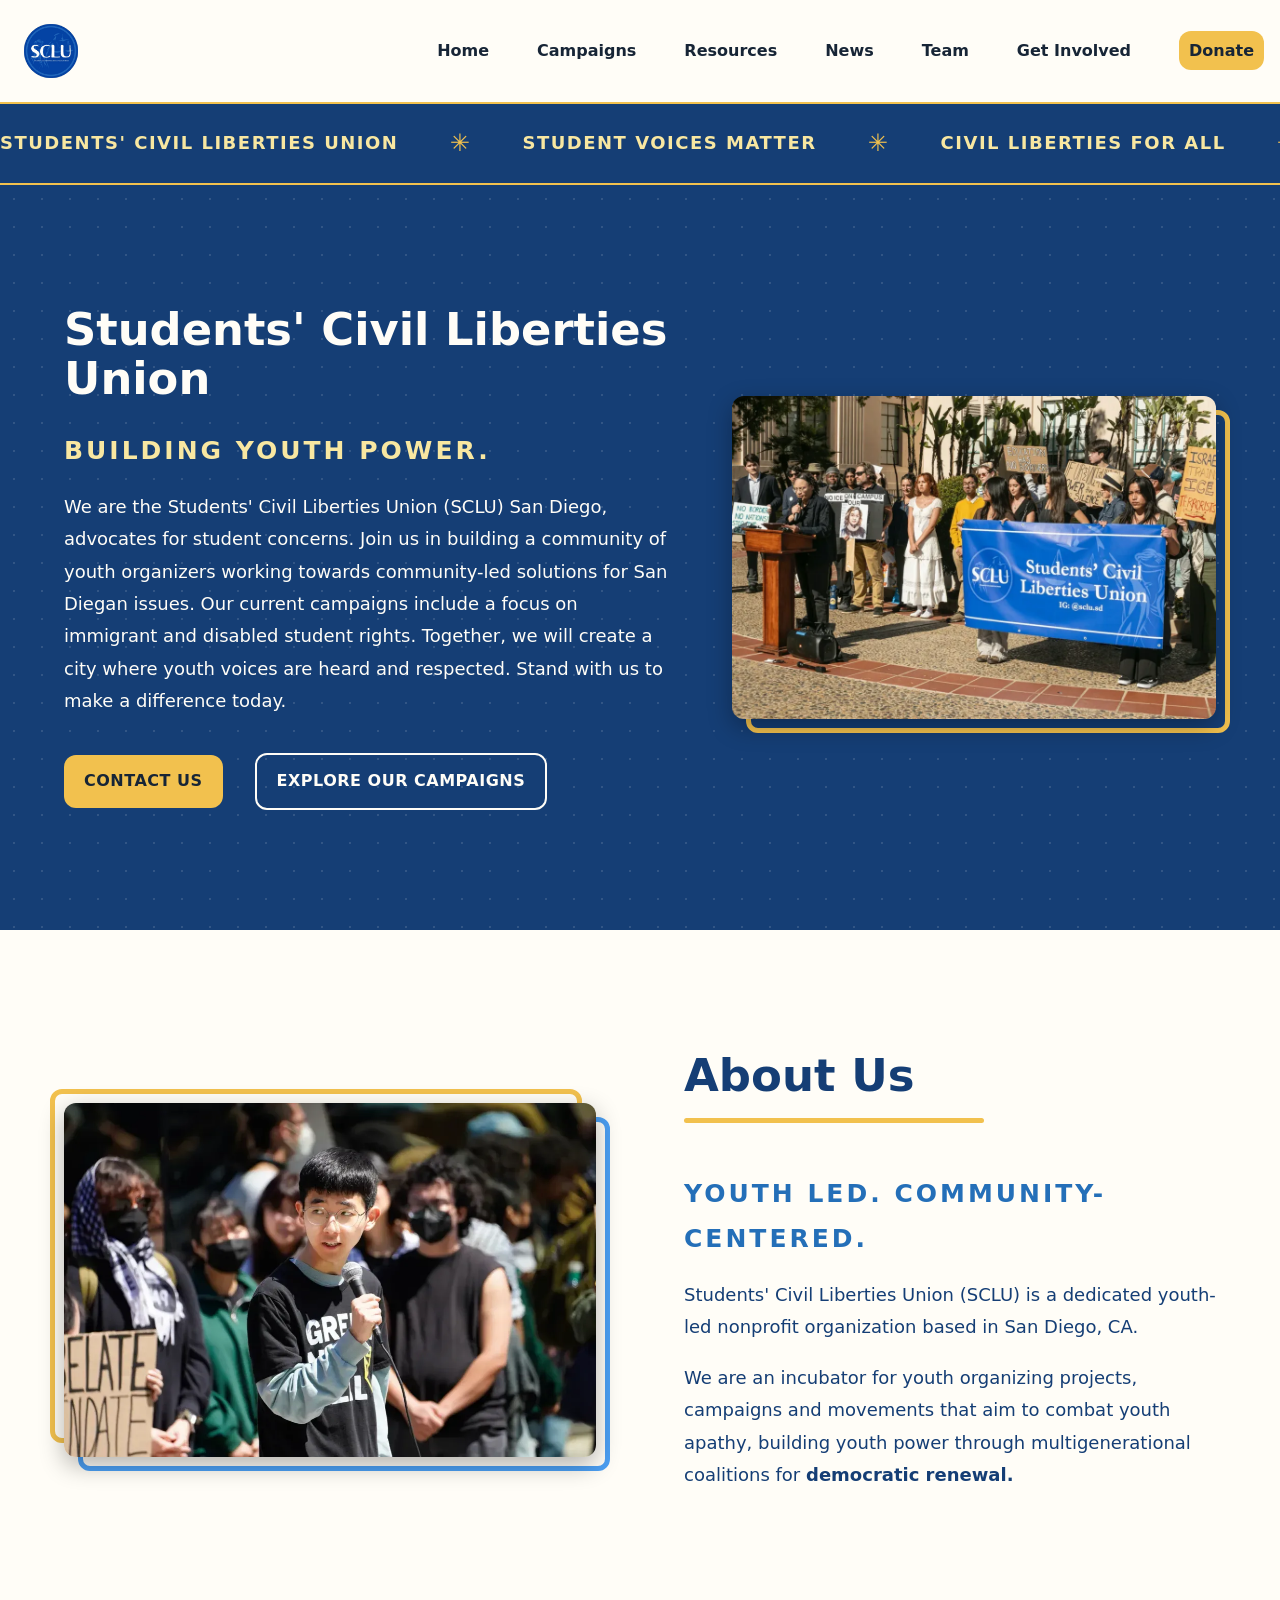
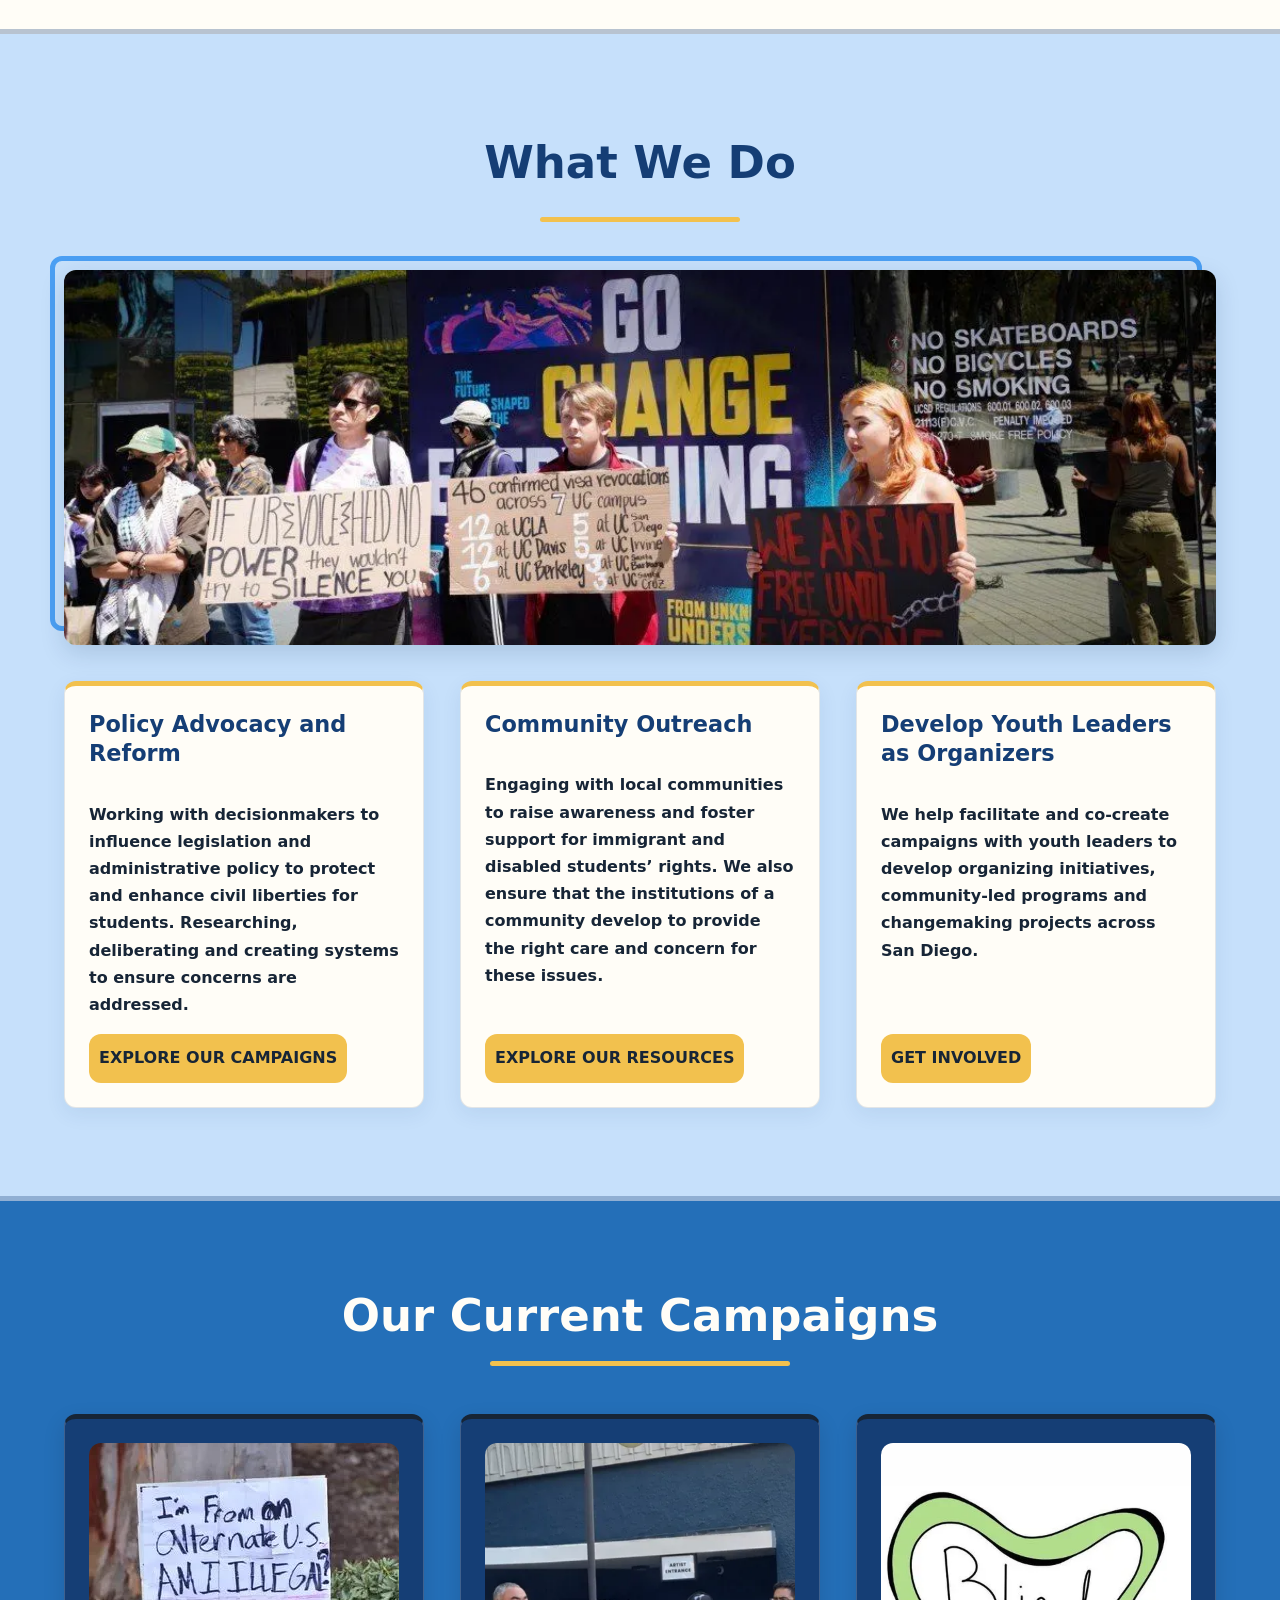
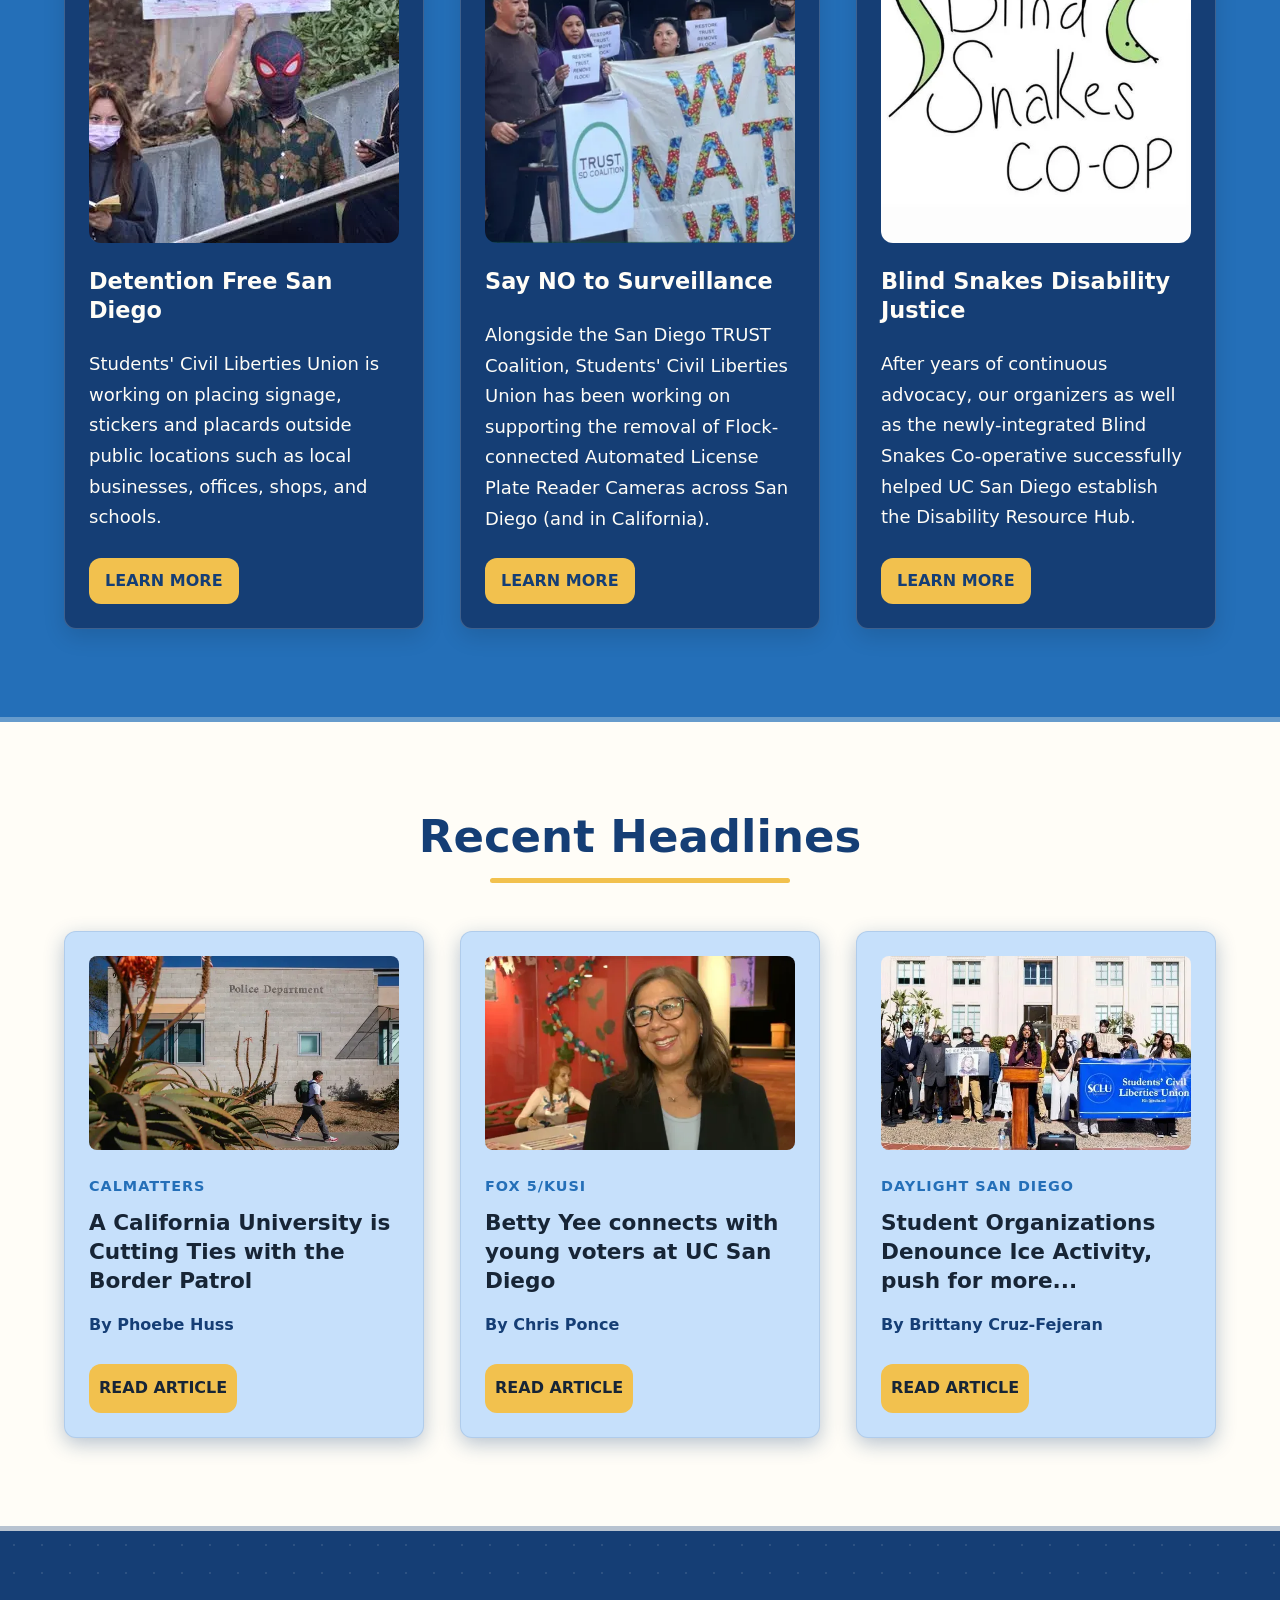
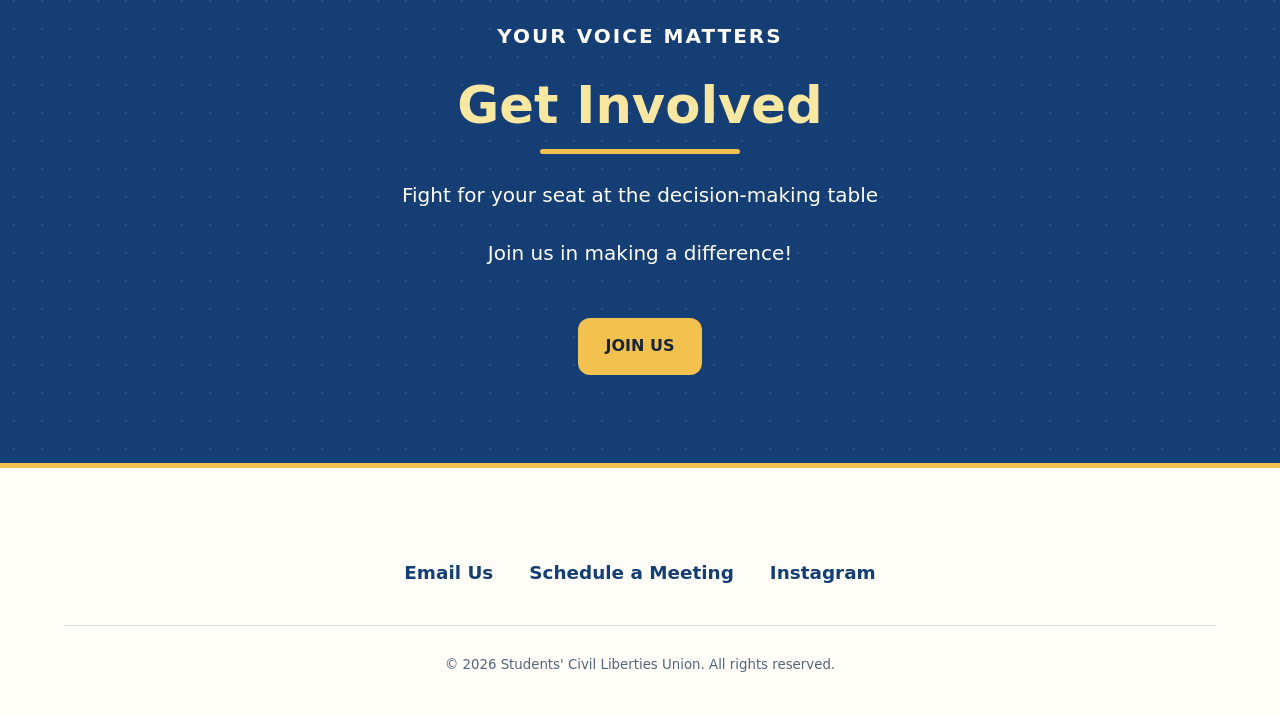
<file: index.html>
<!DOCTYPE html>
<html lang="en">
<head>
    <meta charset="utf-8">
    <meta name="viewport" content="width=device-width, initial-scale=1">
    
    <title>Home | SCLU</title>

    <meta name="description" content="An introduction to Students' Civil Liberties Union, for students' rights in San Diego.">

    <meta name="theme-color" content="#153E75">

    <link rel="stylesheet" href="styles.css">
    <script src="script.js" defer></script>
</head>
<body>
    <header class="site-header">
        <nav class="main-nav" aria-label="Primary Navigation">
            <a class="site-logo" href="index.html">
                <img src="images/logo.png" alt="SCLU Home">
            </a>

            <button
                class="menu-toggle" type="button" aria-label="Open Navigation Menu" aria-expanded="false" aria-controls="nav-links">
                <span></span>
                <span></span>
                <span></span>
            </button>

            <ul class="nav-links" id="nav-links">
                <li><a href="index.html">Home</a></li>
                <li><a href="campaigns.html">Campaigns</a></li>
                <li><a href="resources.html">Resources</a></li>
                <li><a href="news.html">News</a></li> <!--Announcements & Press-->
                <li><a href="team.html">Team</a></li>
                <li><a href="contact.html">Get Involved</a></li> <!--Recruitment, Contact Us, Schedule-->
                <li><a class="donate-btn" href="https://www.zeffy.com/en-US/donation-form/donate-to-empower-youth-organizing-in-san-diego-2">Donate</a></li>
            </ul>
        </nav>
    </header>

    <!-- Values Marquee -->
    <div class="marquee" role="region" aria-label="SCLU values">
        <div class="marquee-track">

            <div class="marquee-group">
                <span>STUDENTS' CIVIL LIBERTIES UNION</span>
                <span class="marquee-star" aria-hidden="true">✳</span>
                <span>STUDENT VOICES MATTER</span>
                <span class="marquee-star" aria-hidden="true">✳</span>
                <span>CIVIL LIBERTIES FOR ALL</span>
                <span class="marquee-star" aria-hidden="true">✳</span>
                <span>PROTECT STUDENT PRIVACY</span>
                <span class="marquee-star" aria-hidden="true">✳</span>
            </div>

            <!-- Duplicate for seamless scrolling -->
            <div class="marquee-group" aria-hidden="true">
                <span>STUDENTS' CIVIL LIBERTIES UNION</span>
                <span class="marquee-star" aria-hidden="true">✳</span>
                <span>STUDENT VOICES MATTER</span>
                <span class="marquee-star" aria-hidden="true">✳</span>
                <span>CIVIL LIBERTIES FOR ALL</span>
                <span class="marquee-star" aria-hidden="true">✳</span>
                <span>PROTECT STUDENT PRIVACY</span>
                <span class="marquee-star" aria-hidden="true">✳</span>
            </div>

            </div>
        </div>

    <main id="main-content">
        <section class="hero" aria-labelledby="hero-heading">

            <div class="hero-content">
                <h1 id="hero-heading">
                    Students' Civil Liberties Union
                </h1>
                <h2 id="hero-blurb">
                    Building Youth Power.
                </h2>

                <p class="hero-description">
                    We are the Students' Civil Liberties Union (SCLU) San Diego, advocates for student concerns.
                    Join us in building a community of youth organizers working towards community-led solutions for San Diegan issues. 
                    Our current campaigns include a focus on immigrant and disabled student rights. 
                    Together, we will create a city where youth voices are heard and respected. 
                    Stand with us to make a difference today.
                </p>

                <div class="hero-actions">
                    <a class="button" href="contact.html">
                        Contact Us
                    </a> <br>
                    <a class="button button-secondary" href="campaigns.html">
                        Explore Our Campaigns
                    </a>
                </div>
            </div>

            <div class="hero-image">
                <img src="images/hero-1040.webp"
                    srcset="
                        images/hero-200.webp 200w,
                        images/hero-600.webp 600w,
                        images/hero-1040.webp 1040w,
                        images/hero-2048.webp 2048w
                    "
                    alt="Students participating in a community event holding a blue SCLU banner
                    while someone is giving a speech."
                    sizes="(max-width: 768px) 100vw, 50vw" 
                    fetchpriority="high">
            </div>

        </section>

        <section class="about-section" aria-labelledby="about-heading">
            <div class="about-image">
                <img src="images/about-1040.webp"
                    srcset="
                        images/about-200.webp 200w,
                        images/about-600.webp 600w,
                        images/about-1040.webp 1040w,
                        images/about-2048.webp 2048w
                    "
                    alt="Student speaking into a microphone to a crowd, wearing a black T-shirt with a blue sweater underneath."
                    sizes="(max-width: 768px) 100vw, 50vw">
            </div>

            <div class="about-content">
                <h2 id="about-heading">
                    About Us
                </h2>
                <h3 id="section-blurb">
                    Youth Led. Community-centered.
                </h3>

                <p>
                    Students' Civil Liberties Union (SCLU) is a dedicated youth-led nonprofit organization based in San Diego, CA. 
                </p>

                <p>
                    We are an incubator for youth organizing projects, campaigns and movements that aim to combat youth apathy, building 
                    youth power through multigenerational coalitions for <strong>democratic renewal.</strong>
                </p>
            </div>
        </section>

        <section class="work-section" aria-labelledby="work-heading">
            <div class="section-heading">
                <h2 id="work-heading">What We Do</h2>
            </div>
            <div class="work-image">
                <img 
                    src="images/work-2048.webp"
                    srcset="
                        images/work-200.webp 200w,
                        images/work-600.webp 600w,
                        images/work-1040.webp 1040w,
                        images/work-2048.webp 2048w
                    "
                    sizes="(max-width: 1040px) 90vw, 1110px"
                    alt="Students protesting by holding handwritten signs in front of Geisel Library."
                    >           
            </div>

            <div class="card-box">
                <article class="card">
                    <h3>Policy Advocacy and Reform</h3>

                    <p>
                        Working with decisionmakers to influence legislation and administrative policy to protect and enhance civil liberties for students. Researching, 
                        deliberating and creating systems to ensure concerns are addressed.
                    </p>

                    <a class="button" href="campaigns.html">Explore our Campaigns</a>
                </article>
                <article class="card">
                    <h3>Community Outreach</h3>

                    <p>
                        Engaging with local communities to raise awareness and foster support for immigrant and disabled students’ rights. We also ensure that the institutions of a community develop to provide the right care and concern for these issues.
                    </p>

                    <a class="button" href="resources.html">Explore our Resources</a>
                </article>
                <article class="card">
                    <h3>Develop Youth Leaders as Organizers</h3>

                    <p>
                        We help facilitate and co-create campaigns with youth leaders to develop organizing initiatives, community-led programs and changemaking projects across San Diego.
                    </p>

                    <a class="button" href="contact.html">Get Involved</a>
                </article>
            </div>
        </section>
        
        <section class="campaign-section" aria-labelledby="campaign-heading">
            <div class="section-heading">
                <h2 id="campaign-heading">Our Current Campaigns</h2>
            </div>

            <div class="card-box">
                <article class="campaign-card">
                    <img
                        class="campaign-image"
                        src="images/detention-free-1040.webp"
                        srcset="
                            images/detention-free-200.webp 200w,
                            images/detention-free-600.webp 600w,
                            images/detention-free-1040.webp 1040w,
                            images/detention-free-2048.webp 2048w,
                        "
                        sizes="(max-width: 900px) 90vw, 28vw"
                        alt="Student in a Spiderman mask holdng a sign that says 'I'm from an alternate U.S. AM I ILLEGAL?'"
                    >
                    <h3>Detention Free San Diego</h3>
                    <p>Students' Civil Liberties Union is working on placing signage, stickers and placards outside public locations such as local businesses, offices, shops, and schools.</p>
                    <a class="button" href="campaigns.html#detention-free">
                        Learn More
                    </a>
                </article>
                <article class="campaign-card">
                    <img
                        class="campaign-image"
                        src="images/surveillance-1040.webp"
                        srcset="
                            images/surveillance-200.webp 200w,
                            images/surveillance-600.webp 600w,
                            images/surveillance-1040.webp 1040w,
                            images/surveillance-2048.webp 2048w,
                        "
                        sizes="(max-width: 900px) 90vw, 28vw"
                        alt="A man in a gray sweater is delivering a speech at the TRUST SD Coalition while students in the background hold signs saying
                        'RESTORE TRUST. REMOVE FLOCK!'"
                    >
                    <h3>Say NO to Surveillance</h3>
                    <p>Alongside the San Diego TRUST Coalition, Students' Civil Liberties Union has been working on supporting the removal of Flock-connected Automated License Plate Reader Cameras across San Diego (and in California).</p>
                    <a class="button" href="campaigns.html#surveillance">
                        Learn More
                    </a>
                </article>
                <article class="campaign-card camapign-card--logo">
                    <img
                        class="campaign-image"
                        src="images/snake-1040.webp"
                        srcset="
                            images/snake-200.webp 200w,
                            images/snake-600.webp 600w,
                            images/snake-1040.webp 1040w,
                            images/snake-2048.webp 2048w
                        "
                        sizes="(max-width: 768px) 90vw, (max-width: 1333px) 45vw, 570px"
                        alt="A Green Snake wrapping around the top of the text: 'Blind Snakes CO-OP'"
                    >
                    <h3>Blind Snakes Disability Justice</h3>
                    <p>After years of continuous advocacy, our organizers as well as the newly-integrated Blind Snakes Co-operative successfully helped UC San Diego establish the Disability Resource Hub.</p>
                    <a class="button" href="campaigns.html#disability-justice">
                        Learn More
                    </a>
                </article>
            </div>

        </section>

        <section class="news-section" aria-labelledby="news-heading">
            <div class="section-heading">
                <h2 id="news-heading">Recent Headlines</h2>
            </div>

            <div class="card-box">
                <article class="news-card">
                    <img 
                        class="news-image"
                        src="images/border-1040.webp"
                        srcset="
                            images/border-200.webp 200w,
                            images/border-600.webp 600w,
                            images/border-1040.webp 1040w,
                            images/border-2048.webp 2048w
                        "
                        sizes="(max-width: 768px) 90vw, (max-width: 1333px) 45vw, 570px"
                        alt="A man carrying a backpack walking past the Police Department."
                    >
                    <p class="article-source">CalMatters</p>
                    <h3>
                        A California University is Cutting Ties with the Border Patrol
                    </h3>

                    <p class="article-author">
                        By Phoebe Huss
                    </p>

                     <a class="button"
                        href="https://calmatters.org/education/2026/07/uc-san-diego-homeland-security-border-patrol-students-protest/">
                        Read Article
                    </a>
                </article>
                <article class="news-card">
                    <img 
                        class="news-image"
                        src="images/betty-1040.webp"
                        srcset="
                            images/betty-200.webp 200w,
                            images/betty-600.webp 600w,
                            images/betty-1040.webp 1040w,
                            images/betty-2048.webp 2048w
                        "
                        sizes="(max-width: 768px) 90vw, (max-width: 1333px) 45vw, 570px"
                        alt="Betty Yee smiling wearing a black blazer in a red room decorated with a girl in the background
                        wearing a cream shirt with flower adornments."
                    >
                    <p class="article-source">Fox 5/KUSI</p>
                    <h3>
                        Betty Yee connects with young voters at UC San Diego
                    </h3>

                    <p class="article-author">
                        By Chris Ponce
                    </p>

                    <a class="button"
                        href="https://fox5sandiego.com/news/politics/betty-yee-san-diego/">
                        Read Article
                    </a>
                </article>
                <article class="news-card">
                    <img 
                        class="news-image"
                        src="images/denounce-ice-1040.webp"
                        srcset="
                            images/denounce-ice-200.webp 200w,
                            images/denounce-ice-600.webp 600w,
                            images/denounce-ice-1040.webp 1040w,
                            images/denounce-ice-2048.webp 2048w
                        "
                        sizes="(max-width: 900px) 90vw, 28vw"
                        alt="Students organizing outside the County Administration Building holding up the SCLU banner
                        and speaking for a detention-free San Diego. A girl stands at a wooden podium speaking into a microphone
                        with a black speaker next to her."
                    >
                    <p class="article-source">Daylight San Diego</p>
                    <h3>
                        Student Organizations Denounce Ice Activity, push for more...
                    </h3>

                    <p class="article-author">
                        By Brittany Cruz-Fejeran
                    </p>

                    <a class="button"
                        href="https://www.daylightsandiego.org/student-organizations-denounce-ice-activity-push-for-more-action-from-local-governments/">
                        Read Article
                    </a>
                </article>
            </div>
        </section>

        <section class="get-involved" aria-labelledby="get-involved-heading">
            <p class="get-involved-label">YOUR VOICE MATTERS</p>

            <h2 id="get-involved-heading">Get Involved</h2>

            <p>Fight for your seat at the decision-making table</p>
            <p>Join us in making a difference!</p>

            <a class="button" href="contact.html">Join Us</a>
        </section>

        <!--image here-->
    </main>
    <footer class="site-footer">
        <nav aria-label="Footer Navigation">
            <ul>
                <li><a href="mailto:sclu.sd@proton.me">Email Us</a></li>
                <li><a href="https://cal.com/students-civil-liberties-union/30min">Schedule a Meeting</a></li>
                <li><a href="https://www.instagram.com/sclu.SD/">Instagram</a></li>
            </ul>
        </nav>

        <p>
            <small>
                &copy; 2026 Students' Civil Liberties Union.
                All rights reserved.
            </small>
        </p>
    </footer>
</body>
</html>
</file>
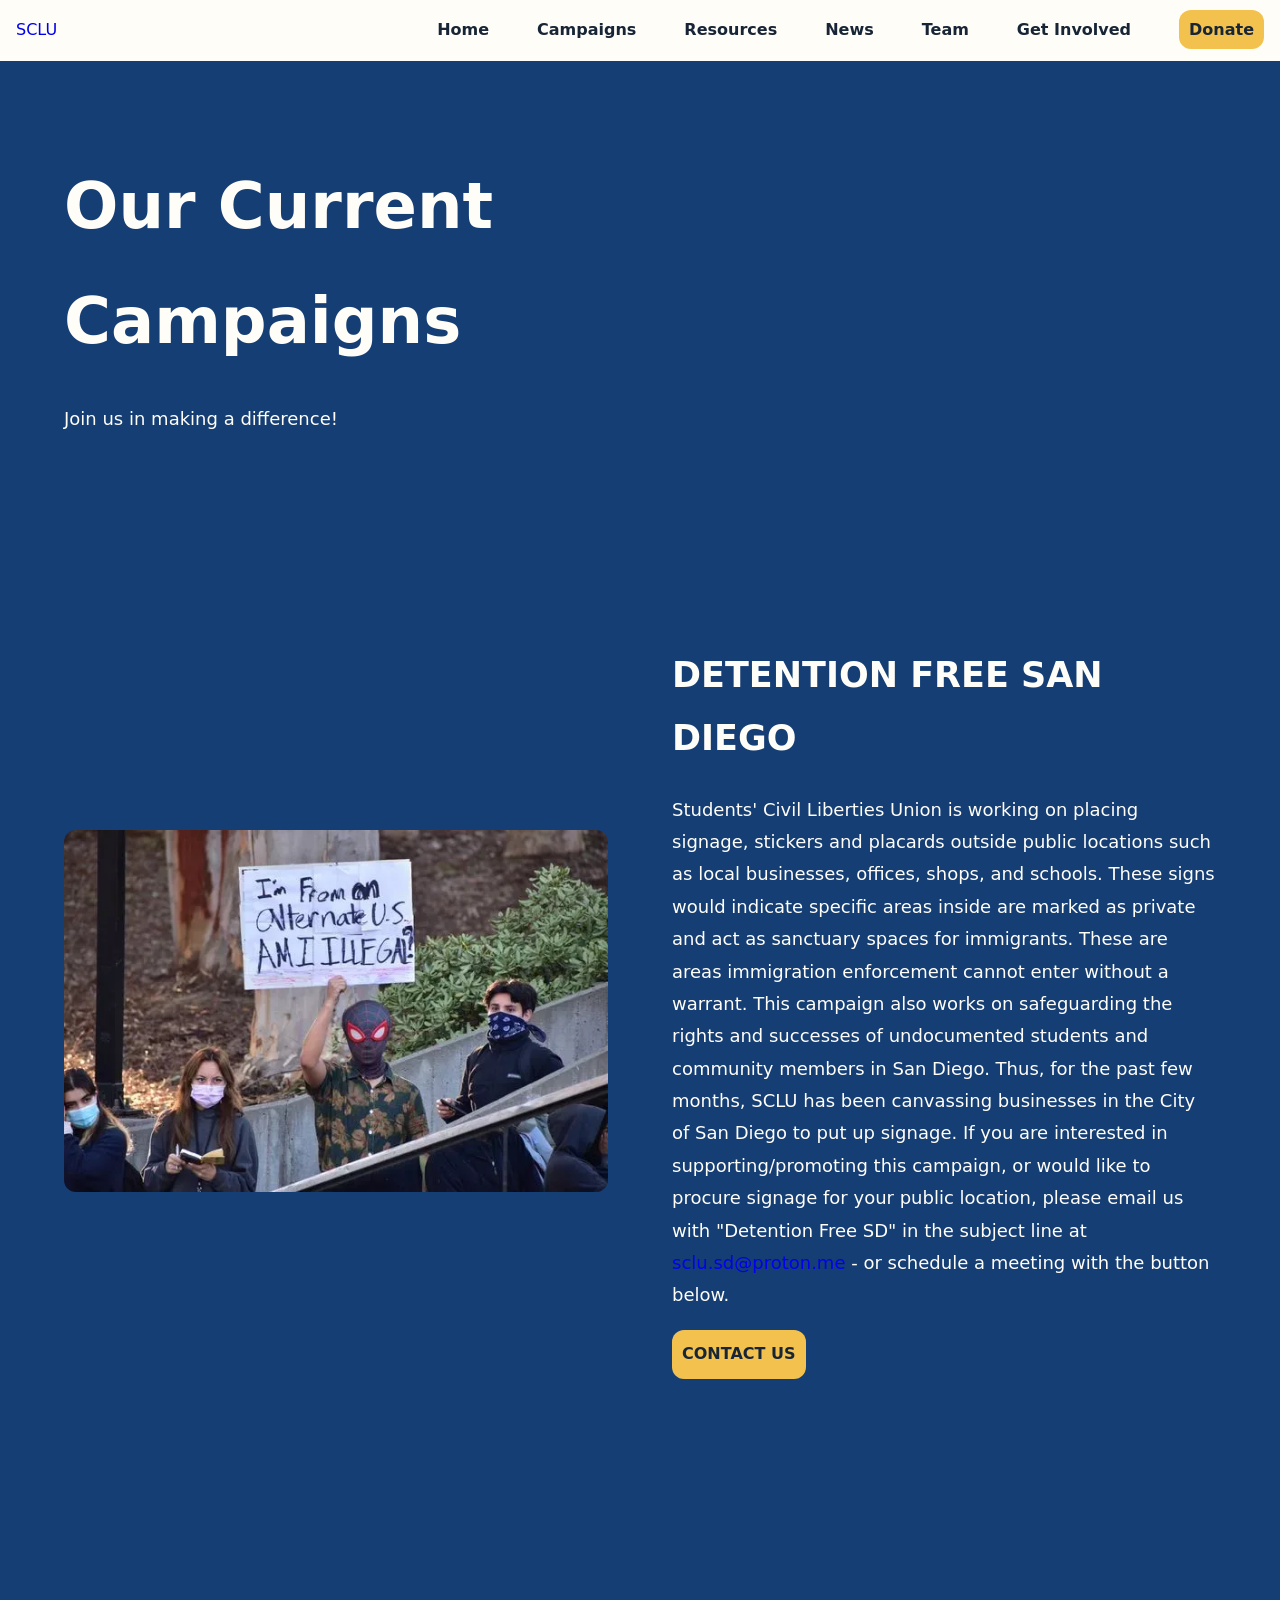
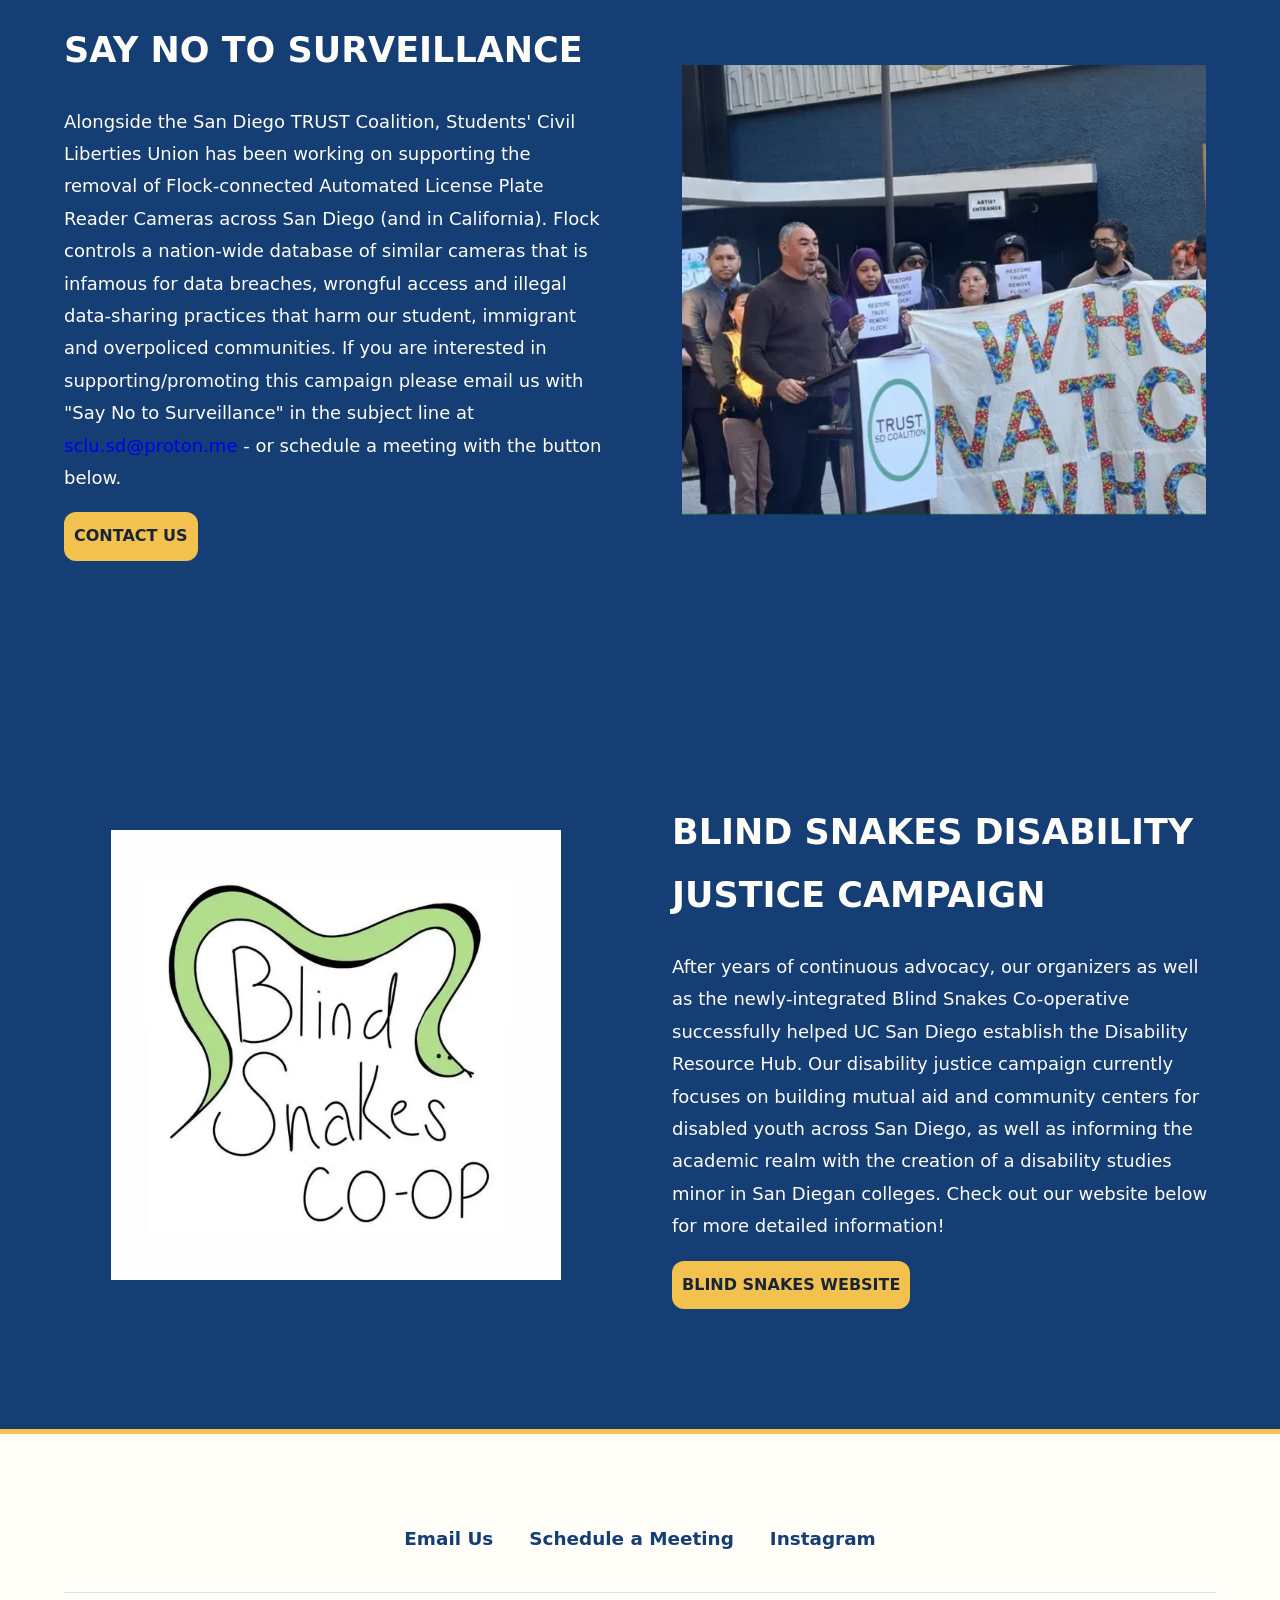
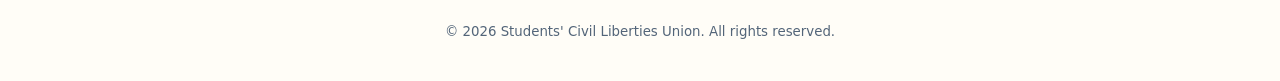
<file: campaigns.html>
<!DOCTYPE html>
<html lang="en">
<head>
    <meta charset="utf-8">
    <meta name="viewport" content="width=device-width, initial-scale=1">
    
    <title>Campaigns | SCLU</title>

    <meta name="description" content="Current Campaigns of the Students' Civil Liberties Union: Detention Free San Diego, Say no to surveillance, 
        Blind Snakes Disability Justice.">

    <meta name="theme-color" content="#173B35">

    <link rel="stylesheet" href="styles.css">
    <script src="script.js" defer></script>
</head>
<body>
    <header class="site-header">
        <nav class="main-nav" aria-label="Primary Navigation">
            <a class="site-logo" href="index.html">
                SCLU
            </a>

            <button
                class="menu-toggle" type="button" aria-label="Open Navigation Menu" aria-expanded="false" aria-controls="nav-links">
                <span></span>
                <span></span>
                <span></span>
            </button>

            <ul class="nav-links" id="nav-links">
                <li><a href="index.html">Home</a></li>
                <li><a href="campaigns.html">Campaigns</a></li>
                <li><a href="resources.html">Resources</a></li>
                <li><a href="news.html">News</a></li> <!--Announcements & Press-->
                <li><a href="team.html">Team</a></li>
                <li><a href="contact.html">Get Involved</a></li> <!--Recruitment, Contact Us, Schedule-->
                <li><a class="donate-btn" href="https://www.zeffy.com/en-US/donation-form/donate-to-empower-youth-organizing-in-san-diego-2">Donate</a></li>
            </ul>
        </nav>
    </header>
    <main id="main-content">
        <section class="page-intro" aria-labelledby="page-heading">
            <div class="page-intro-content">
                <h1 id="page-heading"> 
                Our Current Campaigns
                </h1>

                <p>Join us in making a difference!</p>
            </div>
        </section>

        <section class="campaign-detail" id="detention-free" aria-labelledby="detention-heading">
            <div class="campaign-media">
                <img
                    class="campaign-image"
                    src="images/detention-free-1040.webp"
                    srcset="
                        images/detention-free-200.webp 200w,
                        images/detention-free-600.webp 600w,
                        images/detention-free-1040.webp 1040w,
                        images/detention-free-2048.webp 2048w
                    "
                    sizes="(max-width: 768px) 90vw, (max-width: 1333px) calc(45vw - 30px), 570px"
                    alt="Student in a Spiderman mask holdng a sign that says 'I'm from an alternate U.S. AM I ILLEGAL?'"
                    loading="lazy"
                    decoding="async"
                >
            </div>
            <div class="campaign-content">
                <h2 id="detention-heading">DETENTION FREE SAN DIEGO</h2>
                <p>Students' Civil Liberties Union is working on placing signage, stickers and placards outside public locations such as local businesses,
                    offices, shops, and schools. These signs would indicate specific areas inside are marked as private and act as sanctuary spaces for immigrants. These are areas immigration enforcement cannot enter without a warrant.
                    This campaign also works on safeguarding the rights and successes of undocumented students and community members in San Diego. Thus, for the past few months, 
                    SCLU has been canvassing businesses in the City of San Diego to put up signage. If you are interested in supporting/promoting this campaign, or would like to procure signage for your public location, 
                    please email us with "Detention Free SD" in the subject line at <a href="mailto:sclu.sd@proton.me">sclu.sd@proton.me</a> - or schedule a meeting with the button below.
                </p>
                <a class="button" href="contact.html">Contact Us</a>
            </div>
        </section>
        <section class="campaign-detail reverse" id="surveillance" aria-labelledby="surveillance-heading">
            <div class="campaign-media">
                <img
                    class="campaign-image"
                    src="images/surveillance-1040.webp"
                    srcset="
                        images/surveillance-200.webp 200w,
                        images/surveillance-600.webp 600w,
                        images/surveillance-1040.webp 1040w,
                        images/surveillance-2048.webp 2048w
                    "
                    sizes="(max-width: 768px) 90vw, (max-width: 1333px) calc(45vw - 30px), 570px"
                    alt="A man in a gray sweater is delivering a speech at the TRUST SD Coalition while students in the background holding 
                        signs saying'RESTORE TRUST. REMOVE FLOCK!'"
                    loading="lazy"
                    decoding="async"
                >
            </div>
            <div class="campaign-content">
                <h2 id="surveillance-heading">SAY NO TO SURVEILLANCE</h2>
                <p>Alongside the San Diego TRUST Coalition, Students' Civil Liberties Union has been working on supporting the removal of Flock-connected Automated License Plate Reader Cameras across San Diego (and in California). Flock controls a nation-wide database of similar cameras that is infamous for data breaches,
                    wrongful access and illegal data-sharing practices that harm our student, immigrant and overpoliced communities.
                    If you are interested in supporting/promoting this campaign please email us with "Say No to Surveillance" in the subject 
                    line at <a href="mailto:sclu.sd@proton.me">sclu.sd@proton.me</a> - or schedule a meeting with the button below.
                </p>
                <a class="button" href="contact.html">Contact Us</a>
            </div>
        </section>
        <section class="campaign-detail" id="disability-justice" aria-labelledby="disability-justice-heading">
            <div class="campaign-media">
                <img
                    class="campaign-image"
                    src="images/snake-1040.webp"
                    srcset="
                        images/snake-200.webp 200w,
                        images/snake-600.webp 600w,
                        images/snake-1040.webp 1040w,
                        images/snake-2048.webp 2048w
                    "
                    sizes="(max-width: 768px) 90vw, (max-width: 1333px) calc(45vw - 30px), 570px"
                    alt="A Green Snake wrapping around the top of the text: 'Blind Snakes CO-OP'"
                    loading="lazy"
                    decoding="async"
                >
            </div>
            <div class="campaign-content">
                <h2 id="disability-justice-heading">BLIND SNAKES DISABILITY JUSTICE CAMPAIGN</h2>
                <p>After years of continuous advocacy, our organizers as well as the newly-integrated Blind Snakes Co-operative successfully helped UC San Diego establish the Disability Resource Hub. Our disability justice campaign currently focuses on building mutual aid and community centers for disabled youth across San Diego, as well as informing the academic
                    realm with the creation of a disability studies minor in San Diegan colleges.
                    Check out our website below for more detailed information!
                </p>
                <a class="button" href="https://blindsnakes.sclusd.org/">
                    Blind Snakes Website
                </a>
            </div>
        </section>
    </main>
    <footer class="site-footer">
        <nav aria-label="Footer Navigation">
            <ul>
                <li><a href="mailto:sclu.sd@proton.me">Email Us</a></li>
                <li><a href="https://cal.com/students-civil-liberties-union/30min">Schedule a Meeting</a></li>
                <li><a href="https://www.instagram.com/sclu.SD/">Instagram</a></li>
            </ul>
        </nav>

        <p>
            <small>
                &copy; 2026 Students' Civil Liberties Union.
                All rights reserved.
            </small>
        </p>
    </footer>
</body>
</html>
</file>
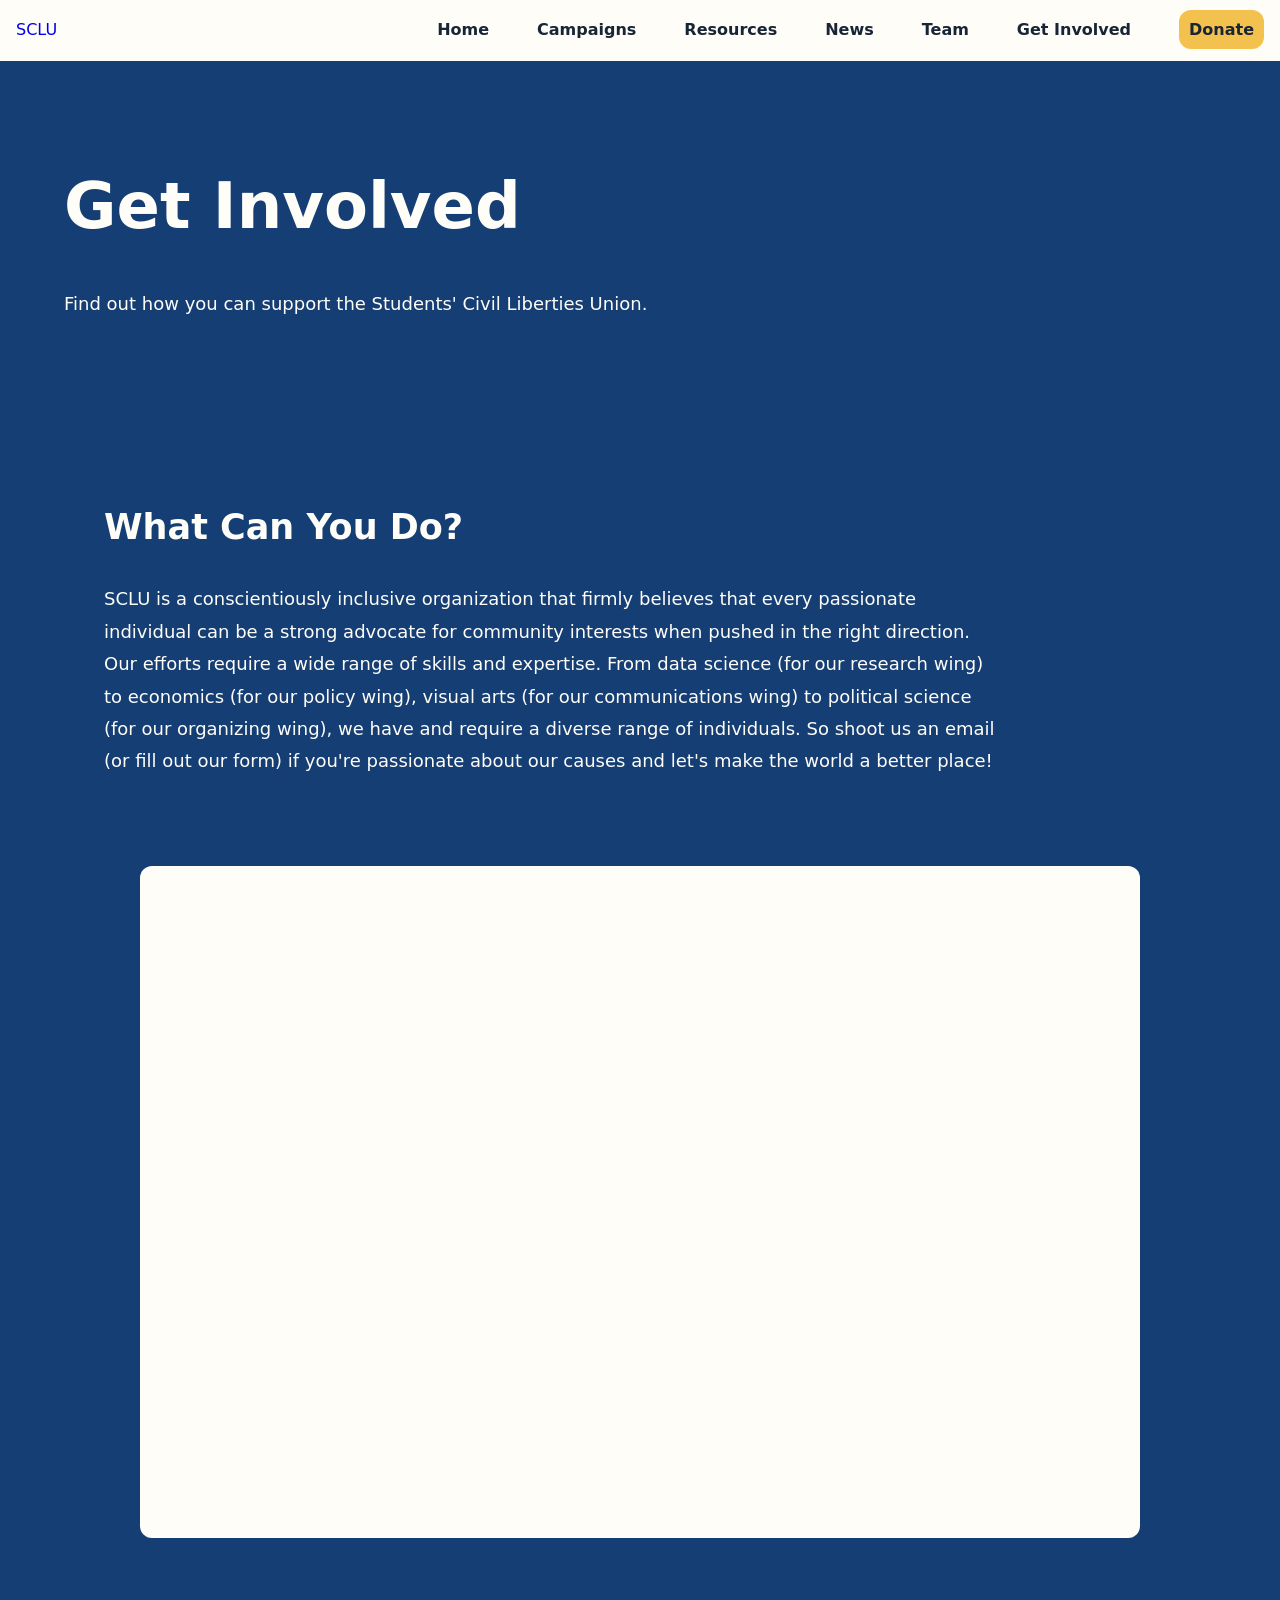
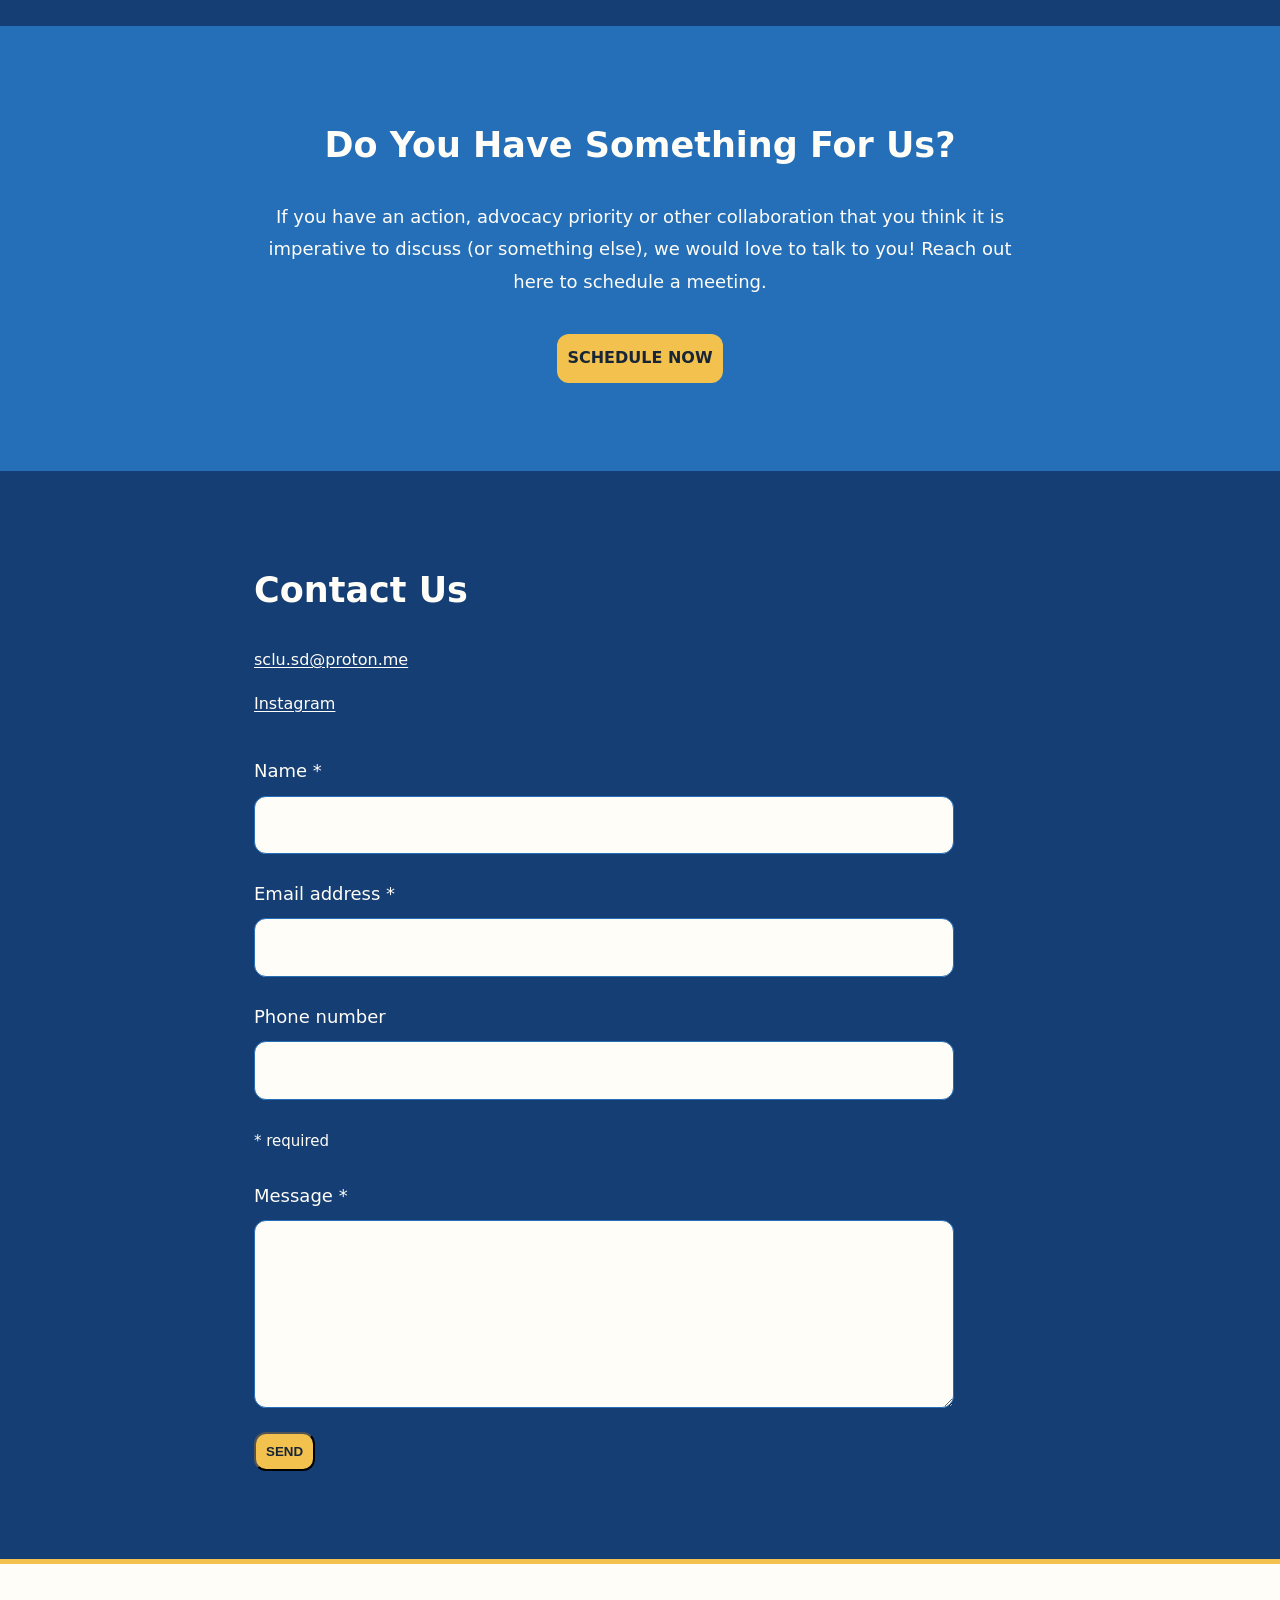
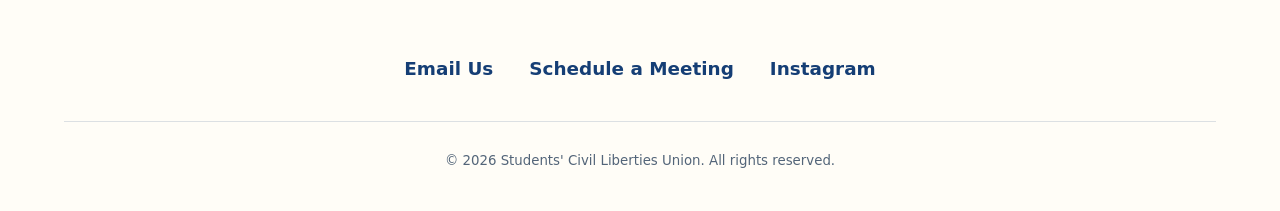
<file: contact.html>
<!DOCTYPE html>
<html lang="en">
<head>
    <meta charset="utf-8">
    <meta name="viewport" content="width=device-width, initial-scale=1">
    
    <title>Get Involved | SCLU</title>

    <meta name="description" content="Get involved with the Students' Civil Liberties Union (SCLU).">

    <meta name="theme-color" content="#173B35">

    <link rel="stylesheet" href="styles.css">
    <script src="script.js" defer></script>
</head>
<body>
    
    <header class="site-header">
        <nav class="main-nav" aria-label="Primary Navigation">
            <a class="site-logo" href="index.html">
                SCLU
            </a>

            <button
                class="menu-toggle" type="button" aria-label="Open Navigation Menu" aria-expanded="false" aria-controls="nav-links">
                <span></span>
                <span></span>
                <span></span>
            </button>

            <ul class="nav-links" id="nav-links">
                <li><a href="index.html">Home</a></li>
                <li><a href="campaigns.html">Campaigns</a></li>
                <li><a href="resources.html">Resources</a></li>
                <li><a href="news.html">News</a></li> <!--Announcements & Press-->
                <li><a href="team.html">Team</a></li>
                <li><a href="contact.html">Get Involved</a></li> <!--Recruitment, Contact Us, Schedule-->
                <li><a class="donate-btn" href="https://www.zeffy.com/en-US/donation-form/donate-to-empower-youth-organizing-in-san-diego-2">Donate</a></li>
            </ul>
        </nav>
    </header>

    <main id="main-content">
        <section class="page-intro" aria-labelledby="page-heading">
            <div class="page-intro-content">
                <h1 id="page-heading">Get Involved</h1>
                <p>Find out how you can support the Students' Civil Liberties Union.</p>
            </div>
        </section>
        
        <section class="involvement" aria-labelledby="involvement-heading">
            <h2 id="involvement-heading">What Can You Do?</h2>
            <p>
                SCLU is a conscientiously inclusive organization that firmly believes that every passionate individual can be a strong advocate for community interests when pushed in the right direction. 
                Our efforts require a wide range of skills and expertise. From data science (for our research wing) to economics (for our policy wing), visual arts (for our communications wing) to political science (for our organizing wing), we have and require a diverse range of individuals. 
                So shoot us an email (or fill out our form) if you're passionate about our causes and let's make the world a better place!
            </p>
        </section>
        <div class="application-form-container">
            <iframe 
                class="application-iframe"
                src="https://tally.so/embed/obq8GP?alignLeft=1&amp;hideTitle=1&amp;transparentBackground=1&amp;dynamicHeight=1" 
                width="100%"
                height="600"
                loading="lazy"
                title="Lead the Movement Leadership Application">
            </iframe>
        </div>

        <section class="collaboration" aria-labelledby="collaboration-heading">
            <h2 id="collaboration-heading">Do You Have Something For Us?</h2>
            <p>
                If you have an action, advocacy priority or other collaboration that you think it is
                imperative to discuss (or something else), we would love to talk to you! Reach out here 
                to schedule a meeting.
            </p>
            <a class="button" href="https://cal.com/students-civil-liberties-union/30min">Schedule Now</a>
        </section>

        <section class="contact" aria-labelledby="contact-heading">
            <h2 id="contact-heading">Contact Us</h2>
            <address>
                <a href="mailto:sclu.sd@proton.me">sclu.sd@proton.me</a>
                <a href="https://www.instagram.com/sclu.SD/">Instagram</a>
            </address>

            <!--Form is currently invalid keep this in mind for later!-->
            <form action="mailto:sclu.sd@proton.me" method="post" enctype="text/plain">
                <p>
                    <label for="name">Name <span aria-hidden="true">*</span></label>
                    <input id="name" name="name" type="text" autocomplete="name" required>
                </p>
                <p>
                    <label for="email">Email address <span aria-hidden="true">*</span></label>
                    <input id="email" name="email" type="email" autocomplete="email" required>
                </p>
                <p>
                    <label for="phone">Phone number</label>
                    <input id="phone" name="phone" type="tel" autocomplete="tel">
                </p>
                <p><small>* required</small></p>
                <p>
                    <label for="message">Message <span aria-hidden="true">*</span></label>
                    <textarea id="message" name="message" rows="5" required></textarea>
                </p>
                <button class="button" type="submit">Send</button>
            </form>
        </section>
    </main>
    <footer class="site-footer">
        <nav aria-label="Footer Navigation">
            <ul>
                <li><a href="mailto:sclu.sd@proton.me">Email Us</a></li>
                <li><a href="https://cal.com/students-civil-liberties-union/30min">Schedule a Meeting</a></li>
                <li><a href="https://www.instagram.com/sclu.SD/">Instagram</a></li>
            </ul>
        </nav>
        <p>
            <small>
                &copy; 2026 Students' Civil Liberties Union.
                All rights reserved.
            </small>
        </p>
    </footer>
</body>
</html>
</file>
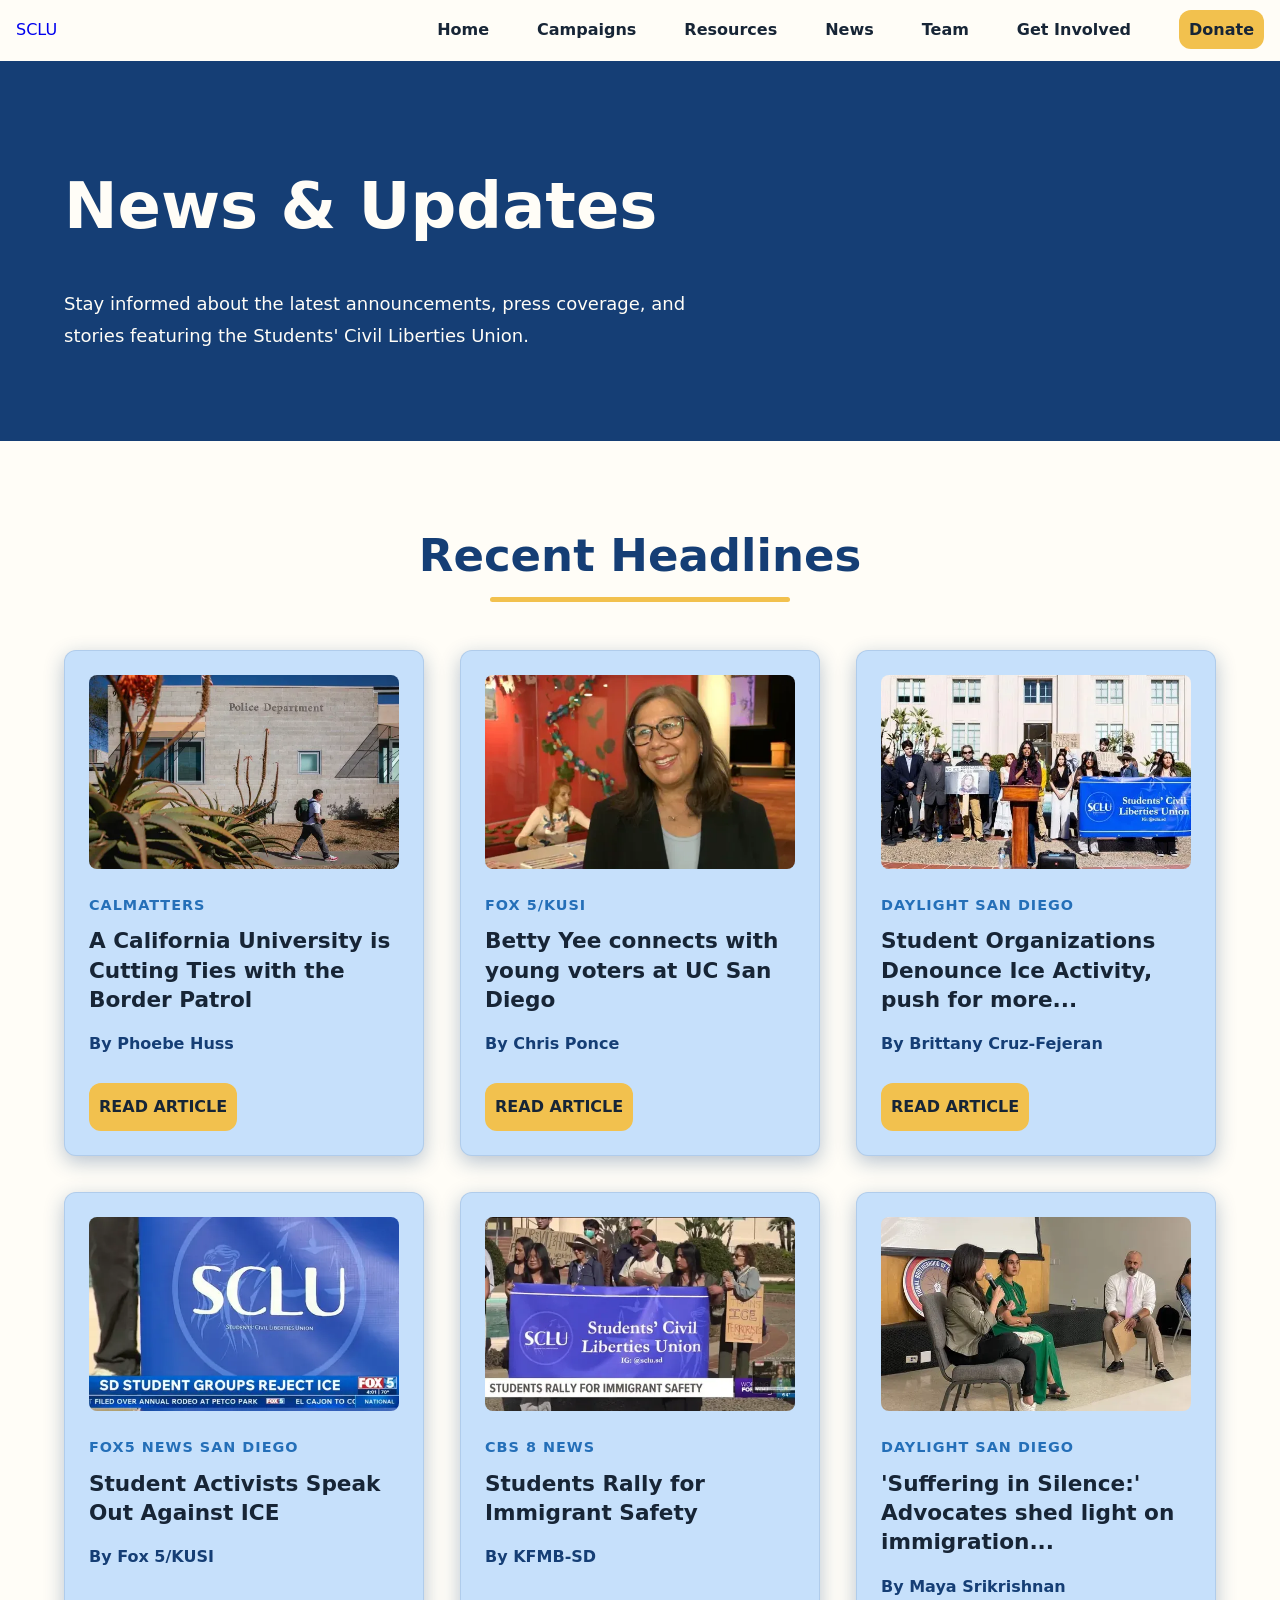
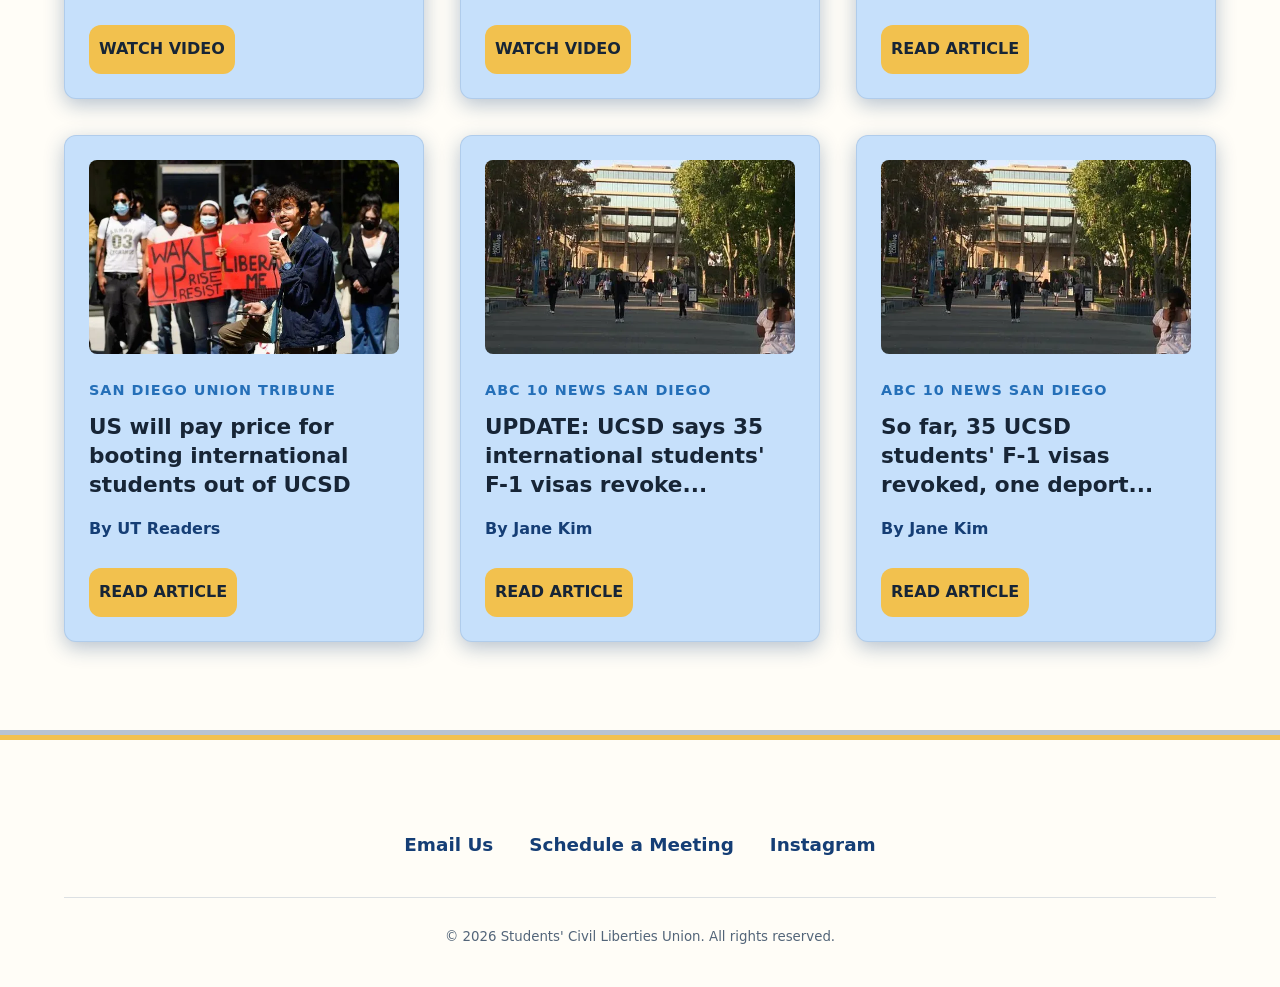
<file: news.html>
<!DOCTYPE html>
<html lang="en">
<head>
    <meta charset="utf-8">
    <meta name="viewport" content="width=device-width, initial-scale=1">
    
    <title>News | SCLU</title>
    
    <meta name="description" content="Read the latest news and media coverage about Students' Civil Liberties Union (SCLU)">

    <meta name="theme-color" content="#173B35">

    <link rel="stylesheet" href="styles.css">
    <script src="script.js" defer></script>
</head>
<body>
    <header class="site-header">
        <nav class="main-nav" aria-label="Primary Navigation">
            <a class="site-logo" href="index.html">
                SCLU
            </a>

            <button
                class="menu-toggle" type="button" aria-label="Open Navigation Menu" aria-expanded="false" aria-controls="nav-links">
                <span></span>
                <span></span>
                <span></span>
            </button>

            <ul class="nav-links" id="nav-links">
                <li><a href="index.html">Home</a></li>
                <li><a href="campaigns.html">Campaigns</a></li>
                <li><a href="resources.html">Resources</a></li>
                <li><a href="news.html">News</a></li> <!--Announcements & Press-->
                <li><a href="team.html">Team</a></li>
                <li><a href="contact.html">Get Involved</a></li> <!--Recruitment, Contact Us, Schedule-->
                <li><a class="donate-btn" href="https://www.zeffy.com/en-US/donation-form/donate-to-empower-youth-organizing-in-san-diego-2">Donate</a></li>
            </ul>
        </nav>
    </header>
    <main id="main-content">
        <section class="page-intro" aria-labelledby="page-heading">
            <div class="page-intro-content">
                <h1 id="page-heading">News & Updates</h1>
                <p>
                    Stay informed about the latest announcements, press coverage,
                    and stories featuring the Students' Civil Liberties Union.
                </p>
            </div>
        </section>

        <section class="news-section" aria-labelledby="news-heading">
            <div class="section-heading">
                <h2 id="news-heading">Recent Headlines</h2>
            </div>

            <div class="card-box">
                <article class="news-card">
                    <img 
                        class="news-image"
                        src="images/border-1040.webp"
                        srcset="
                            images/border-200.webp 200w,
                            images/border-600.webp 600w,
                            images/border-1040.webp 1040w,
                            images/border-2048.webp 2048w
                        "
                        sizes="(max-width: 768px) 90vw, (max-width: 1333px) 45vw, 570px"
                        alt="A man carrying a backpack walking past the Police Department."
                    >
                    <p class="article-source">CalMatters</p>
                    <h3>
                        A California University is Cutting Ties with the Border Patrol
                    </h3>

                    <p class="article-author">
                        By Phoebe Huss
                    </p>

                    <a class="button" href="https://calmatters.org/education/2026/07/uc-san-diego-homeland-security-border-patrol-students-protest/">
                        Read Article
                    </a>
                </article>
                <article class="news-card">
                    <img 
                        class="news-image"
                        src="images/betty-1040.webp"
                        srcset="
                            images/betty-200.webp 200w,
                            images/betty-600.webp 600w,
                            images/betty-1040.webp 1040w,
                            images/betty-2048.webp 2048w
                        "
                        sizes="(max-width: 768px) 90vw, (max-width: 1333px) 45vw, 570px"
                        alt="Betty Yee smiling wearing a black blazer in a red room decorated with a girl in the background
                        wearing a cream shirt with flower adornments."
                    >
                    <p class="article-source">Fox 5/KUSI</p>
                    <h3>
                        Betty Yee connects with young voters at UC San Diego
                    </h3>

                    <p class="article-author">
                        By Chris Ponce
                    </p>

                    <a class="button" href="https://fox5sandiego.com/news/politics/betty-yee-san-diego/">
                        Read Article
                    </a>
                </article>
                <article class="news-card">
                    <img 
                        class="news-image"
                        src="images/denounce-ice-1040.webp"
                        srcset="
                            images/denounce-ice-200.webp 200w,
                            images/denounce-ice-600.webp 600w,
                            images/denounce-ice-1040.webp 1040w,
                            images/denounce-ice-2048.webp 2048w
                        "
                        sizes="(max-width: 768px) 90vw, (max-width: 1333px) 45vw, 570px"
                        alt="Students organizing outside the County Administration Building holding up the SCLU banner
                        and speaking for a detention-free San Diego. A girl stands at a wooden podium speaking into a microphone
                        with a black speaker next to her."
                    >
                    <p class="article-source">Daylight San Diego</p>
                    <h3>
                        Student Organizations Denounce Ice Activity, push for more...
                    </h3>

                    <p class="article-author">
                        By Brittany Cruz-Fejeran
                    </p>

                    <a class="button" href="https://www.daylightsandiego.org/student-organizations-denounce-ice-activity-push-for-more-action-from-local-governments/">
                        Read Article
                    </a>
                </article>
                <article class="news-card">
                    <img 
                        class="news-image"
                        src="images/activists-1040.webp"
                        srcset="
                            images/activists-200.webp 200w,
                            images/activists-600.webp 600w,
                            images/activists-1040.webp 1040w,
                            images/activists-2048.webp 2048w
                        "
                        sizes="(max-width: 768px) 90vw, (max-width: 1333px) 45vw, 570px"
                        alt="SCLU Blue Banner with a marquee about the annual rodeo at Petco Park at the bottom"
                    >
                    <p class="article-source">Fox5 News San Diego</p>
                    <h3>
                        Student Activists Speak Out Against ICE
                    </h3>

                    <p class="article-author">
                        By Fox 5/KUSI
                    </p>

                    <a class="button" href="https://fox5sandiego.com/video/student-activists-speak-out-against-ice/11424577/">
                        Watch Video
                    </a>
                </article>
                <article class="news-card">
                    <img 
                        class="news-image"
                        src="images/rally-1040.webp"
                        srcset="
                            images/rally-200.webp 200w,
                            images/rally-600.webp 600w,
                            images/rally-1040.webp 1040w,
                            images/rally-2048.webp 2048w
                        "
                        sizes="(max-width: 768px) 90vw, (max-width: 1333px) 45vw, 570px"
                        alt="Students are holding up a blue SCLU banner for the student rally about immigrant safety."
                    >
                    <p class="article-source">CBS 8 News</p>
                    <h3>
                        Students Rally for Immigrant Safety
                    </h3>

                    <p class="article-author">
                        By KFMB-SD
                    </p>

                    <a class="button" href="https://www.youtube.com/watch?v=Ky66xm2nGic">
                        Watch Video
                    </a>

                </article>
                <article class="news-card">
                    <img 
                        class="news-image"
                        src="images/advocates-1040.webp"
                        srcset="
                            images/advocates-200.webp 200w,
                            images/advocates-600.webp 600w,
                            images/advocates-1040.webp 1040w,
                            images/advocates-2048.webp 2048w
                        "
                        sizes="(max-width: 768px) 90vw, (max-width: 1333px) 45vw, 570px"
                        alt="Collective Freedom Founder Thao Ha (left) and  Zarha Hajee (center), communications deputy of Los Angeles County Supervisor Lindsey Horvath speak on a panel about the Asian American and Pacific Islander experience during the Trump administration’s immigration enforcement moderated by Indroneal Banerjee (right), AAPI Democratic Club of San Diego president, on Wednesday, Oct. 1 2025. "
                    >
                    <p class="article-source">Daylight San Diego</p>
                    <h3>
                        'Suffering in Silence:' Advocates shed light on immigration...
                    </h3>

                    <p class="article-author">
                        By Maya Srikrishnan
                    </p>

                    <a class="button" href="https://www.daylightsandiego.org/suffering-in-silence-advocates-shed-light-on-immigration-enforcements-impact-on-aapi-communities/">
                        Read Article
                    </a>
                </article>
                <article class="news-card">
                    <img 
                        class="news-image"
                        src="images/pay-1040.webp"
                        srcset="
                            images/pay-200.webp 200w,
                            images/pay-600.webp 600w,
                            images/pay-1040.webp 1040w,
                            images/pay-2048.webp 2048w
                        "
                        sizes="(max-width: 768px) 90vw, (max-width: 1333px) 45vw, 570px"
                        alt="Representing the Students’ Civil Liberties Union at UC San Diego, Aryan Dixit, a second-year student, 
                            spoke at the student protest held near the Silent Tree in front of the Geisel Library on campus at UC San Diego 
                            on Wednesday, April 9, 2025."
                    >
                    <p class="article-source">San Diego Union Tribune</p>
                    <h3>
                        US will pay price for booting international students out of UCSD
                    </h3>

                    <p class="article-author">
                        By UT Readers
                    </p>

                    <a class="button" href="https://www.sandiegouniontribune.com/2025/04/21/u-s-will-pay-price-for-booting-international-students-out-of-ucsd/">
                        Read Article
                    </a>

                </article>
                <article class="news-card">
                    <img 
                        class="news-image"
                        src="images/revoke-1040.webp"
                        srcset="
                            images/revoke-200.webp 200w,
                            images/revoke-600.webp 600w,
                            images/revoke-1040.webp 1040w,
                            images/revoke-2048.webp 2048w
                        "
                        sizes="(max-width: 768px) 90vw, (max-width: 1333px) 45vw, 570px"
                        alt="Students walking down library walk with UCSD's Geisel library in the background."
                    >
                    <p class="article-source">ABC 10 News San Diego</p>
                    <h3>
                        UPDATE: UCSD says 35 international students' F-1 visas revoke...
                    </h3>

                    <p class="article-author">
                        By Jane Kim
                    </p>

                    <a class="button" href="https://www.10news.com/news/local-news/san-diego-news/update-ucsd-says-35-international-students-f-1-visas-revoked-1-deported">
                        Read Article
                    </a>

                </article>
                <article class="news-card">
                    <img 
                        class="news-image"
                        src="images/revoke-1040.webp"
                        srcset="
                            images/revoke-200.webp 200w,
                            images/revoke-600.webp 600w,
                            images/revoke-1040.webp 1040w,
                            images/revoke-2048.webp 2048w
                        "
                        sizes="(max-width: 768px) 90vw, (max-width: 1333px) 45vw, 570px"
                        alt="Students walking down library walk with UCSD's Geisel library in the background."
                    >
                    <p class="article-source">ABC 10 News San Diego</p>
                    <h3>
                        So far, 35 UCSD students' F-1 visas revoked, one deport...
                    </h3>

                    <p class="article-author">
                        By Jane Kim
                    </p>

                    <a class="button" href="https://www.10news.com/news/local-news/so-far-35-ucsd-students-f-1-visas-revoked-one-deported-at-the-border">
                        Read Article
                    </a>
                </article>
            </div>
        </section>
    </main>
    <footer class="site-footer">
        <nav aria-label="Footer Navigation">
            <ul>
                <li><a href="mailto:sclu.sd@proton.me">Email Us</a></li>
                <li><a href="https://cal.com/students-civil-liberties-union/30min">Schedule a Meeting</a></li>
                <li><a href="https://www.instagram.com/sclu.SD/">Instagram</a></li>
            </ul>
        </nav>

        <p>
            <small>
                &copy; 2026 Students' Civil Liberties Union.
                All rights reserved.
            </small>
        </p>
    </footer>
</body>
</html>
</file>
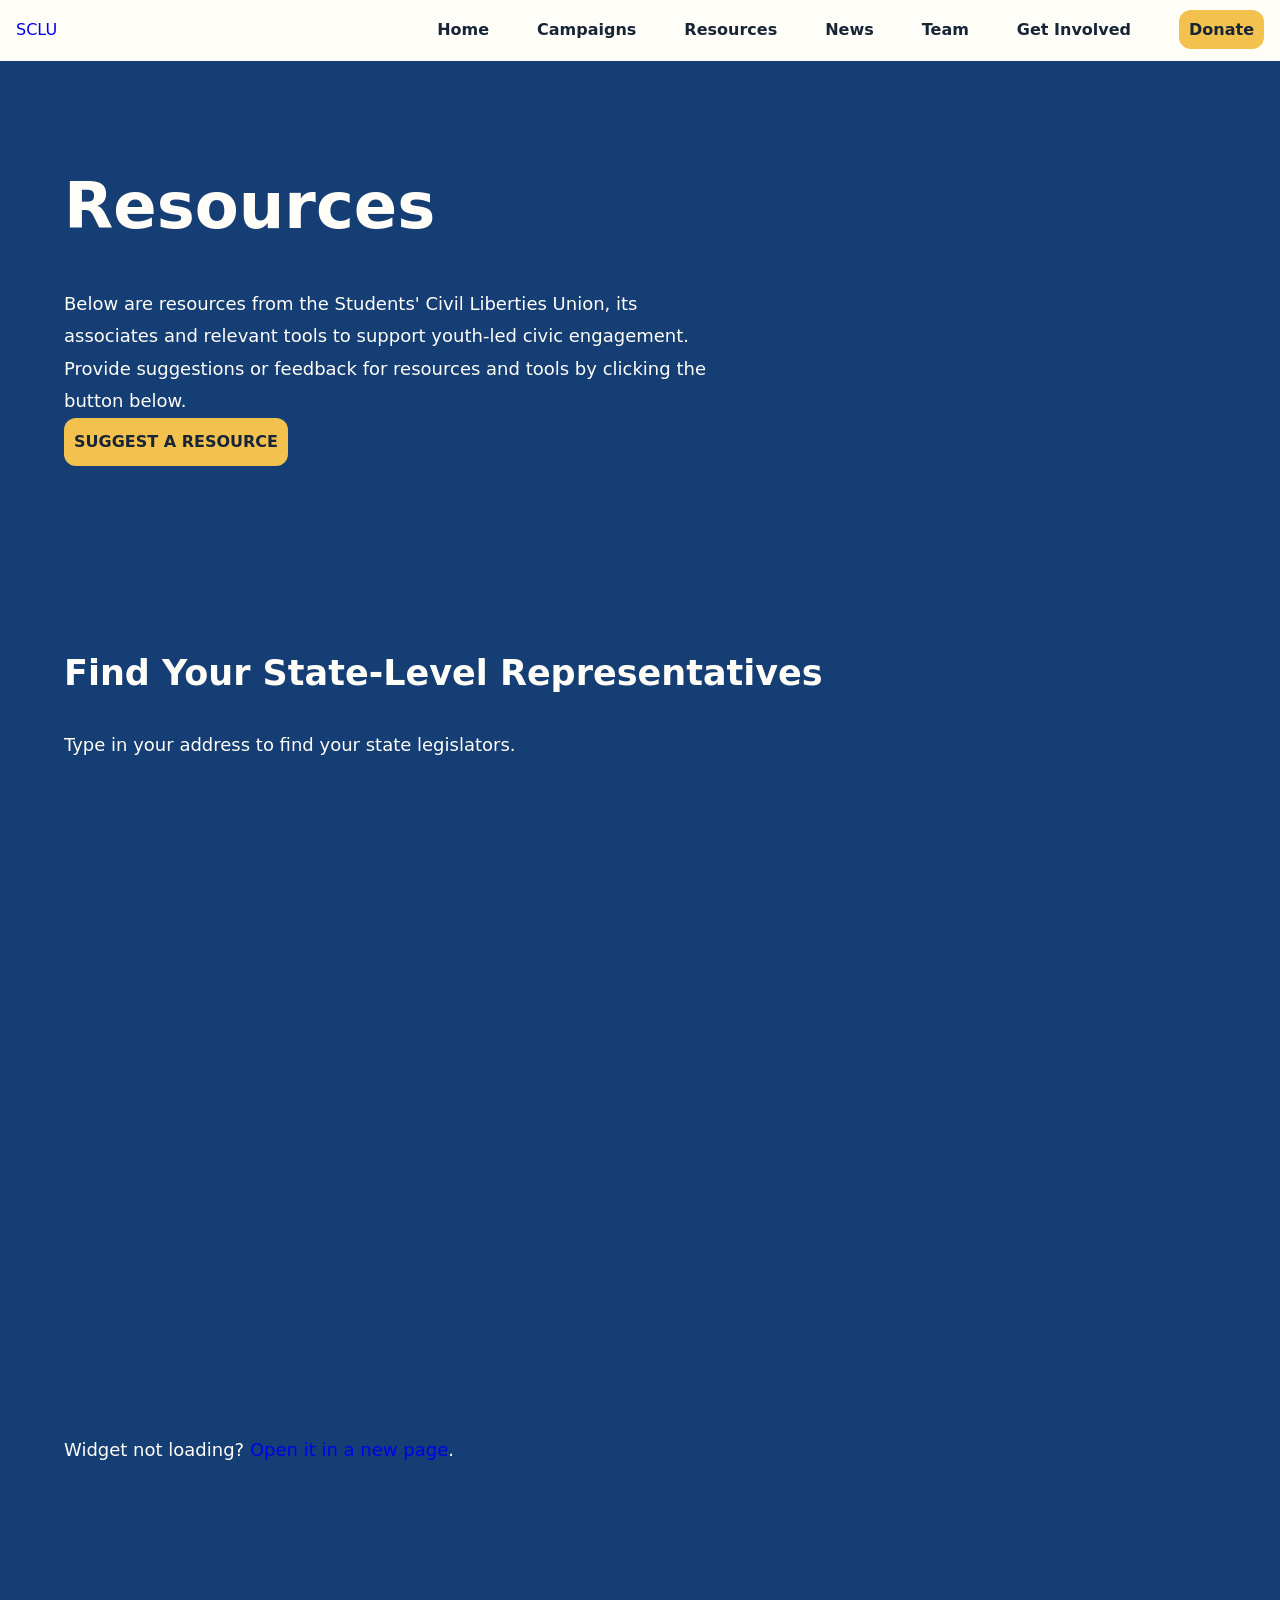
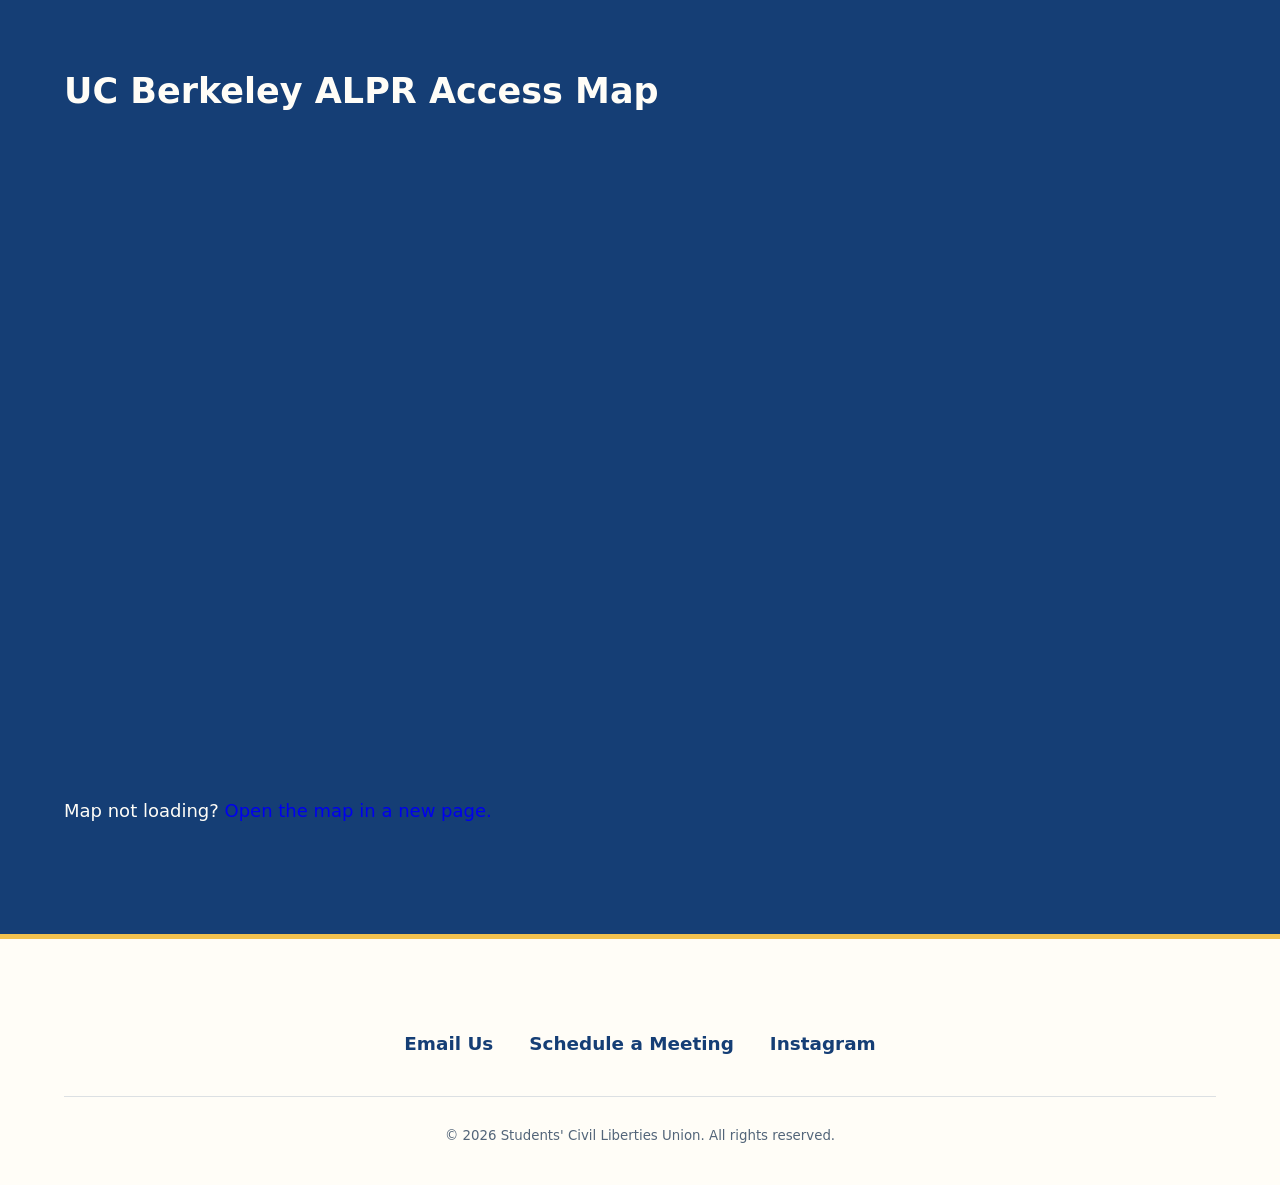
<file: resources.html>
<!DOCTYPE html>
<html lang="en">
<head>
    <meta charset="utf-8">
    <meta name="viewport" content="width=device-width, initial-scale=1">
    
    <title>Resources | SCLU</title>
    
    <meta name="description" content="Take a look at some of the resources and information about data-sharing from Students' Civil Liberties Union (SCLU)!">
    
    <meta name="theme-color" content="#173B35">

    <link rel="stylesheet" href="styles.css">  
    <script src="script.js" defer></script>
</head>
<body>
    <header class="site-header">
        <nav class="main-nav" aria-label="Primary Navigation">
            <a class="site-logo" href="index.html">
                SCLU
            </a>

            <button
                class="menu-toggle" type="button" aria-label="Open Navigation Menu" aria-expanded="false" aria-controls="nav-links">
                <span></span>
                <span></span>
                <span></span>
            </button>

            <ul class="nav-links" id="nav-links">
                <li><a href="index.html">Home</a></li>
                <li><a href="campaigns.html">Campaigns</a></li>
                <li><a href="resources.html">Resources</a></li>
                <li><a href="news.html">News</a></li> <!--Announcements & Press-->
                <li><a href="team.html">Team</a></li>
                <li><a href="contact.html">Get Involved</a></li> <!--Recruitment, Contact Us, Schedule-->
                <li><a class="donate-btn" href="https://www.zeffy.com/en-US/donation-form/donate-to-empower-youth-organizing-in-san-diego-2">Donate</a></li>
            </ul>
        </nav>
    </header>

    <main id="main-content">
        <section class="page-intro" aria-labelledby="page-heading">
            <div class="page-intro-content">
                <h1 id="page-heading">Resources</h1>

                <p>Below are resources from the Students' Civil Liberties Union, its associates and relevant tools to support youth-led civic engagement.</p>

                <p>Provide suggestions or feedback for resources and tools by clicking the button below.</p>

                <a class="button" href="contact.html">Suggest a Resource</a>
            </div>
        </section>

        <section class="resource-section" aria-labelledby="find-representatives-heading">
            <div class="resource-content">
                <h2 id="find-representatives-heading">Find Your State-Level Representatives</h2>

                <p>Type in your address to find your state legislators.</p>

                <iframe
                    class="resource-iframe"
                    src="https://fastdemocracy.com/find-your-legislators-widget/"
                    loading="lazy"
                    title="Find your state legislators by address">
                </iframe>

                <p>Widget not loading? <a href="https://fastdemocracy.com/find-your-legislators-widget/">Open it in a new page</a>.</p>
            </div>
        </section>

        <section class="resource-section" aria-labelledby="ucpd-heading">
            <div class="resource-content">
                <h2 id="ucpd-heading">UC Berkeley ALPR Access Map</h2>

                <iframe
                    class="resource-iframe"
                    src="https://elliscollective.org/uc-berkeley-access-embed.html"
                    loading="lazy"
                    title="UC Berkeley ALPR access map">
                </iframe>

                <p>
                    Map not loading?
                    <a href="https://elliscollective.org/uc-berkeley-access-embed.html">
                        Open the map in a new page.
                    </a>
                </p>
            </div>
        </section>
    </main>
    <footer class="site-footer">
        <nav aria-label="Footer navigation">
            <ul>
                <li><a href="mailto:sclu.sd@proton.me">Email Us</a></li>
                <li><a href="https://cal.com/students-civil-liberties-union/30min">Schedule a Meeting</a></li>
                <li><a href="https://www.instagram.com/sclu.SD/">Instagram</a></li>
            </ul>
        </nav>

        <p>
            <small>
                &copy; 2026 Students' Civil Liberties Union.
                All rights reserved.
            </small>
        </p>
    </footer>
</body>
</html>
</file>
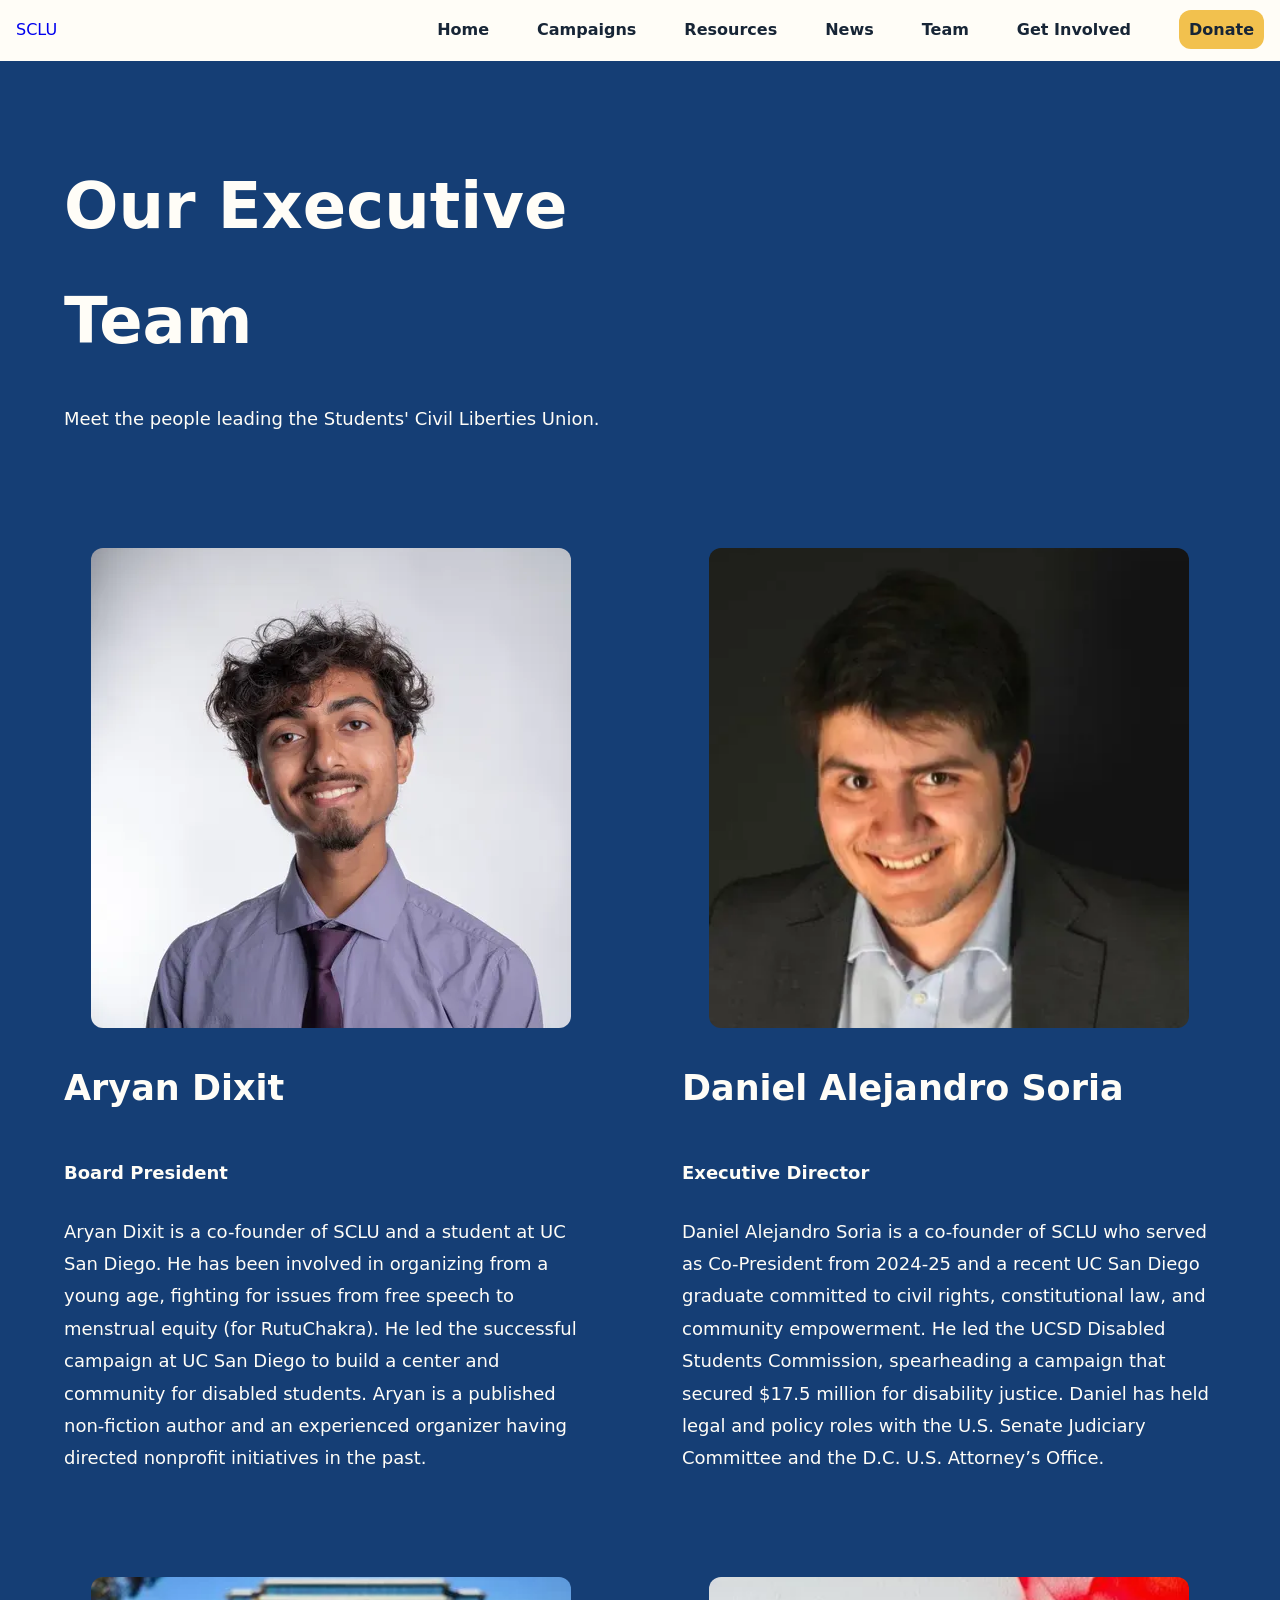
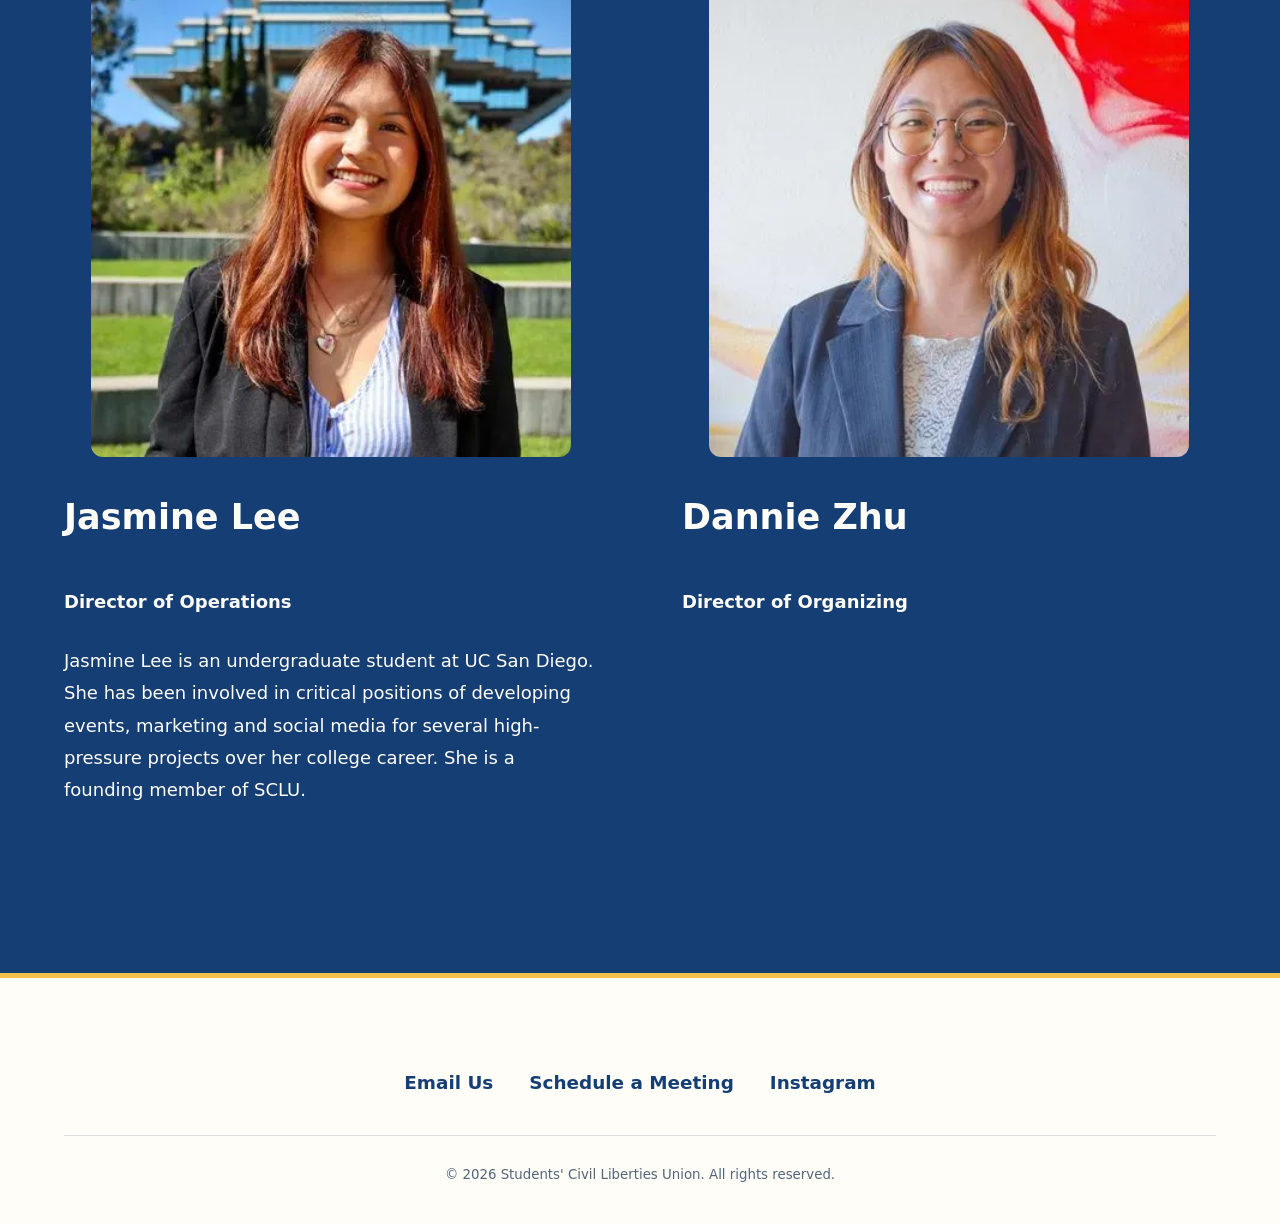
<file: team.html>
<!DOCTYPE html>
<html lang="en">
<head>
    <meta charset="utf-8">
    <meta name="viewport" content="width=device-width, initial-scale=1">
    
    <title>Team | SCLU</title>
    
    <meta name="description" content="Meet the executive team of the Students' Civil Liberties Union">

    <meta name="theme-color" content="#173B35">

    <link rel="stylesheet" href="styles.css">
    <script src="script.js" defer></script>
</head>
<body>
    <header class="site-header">
        <nav class="main-nav" aria-label="Primary Navigation">
            <a class="site-logo" href="index.html">
                SCLU
            </a>

            <button
                class="menu-toggle" type="button" aria-label="Open Navigation Menu" aria-expanded="false" aria-controls="nav-links">
                <span></span>
                <span></span>
                <span></span>
            </button>

            <ul class="nav-links" id="nav-links">
                <li><a href="index.html">Home</a></li>
                <li><a href="campaigns.html">Campaigns</a></li>
                <li><a href="resources.html">Resources</a></li>
                <li><a href="news.html">News</a></li> <!--Announcements & Press-->
                <li><a href="team.html">Team</a></li>
                <li><a href="contact.html">Get Involved</a></li> <!--Recruitment, Contact Us, Schedule-->
                <li><a class="donate-btn" href="https://www.zeffy.com/en-US/donation-form/donate-to-empower-youth-organizing-in-san-diego-2">Donate</a></li>
            </ul>
        </nav>
    </header>
    <main id="main-content">
        <section class="page-intro" aria-labelledby="page-heading">
            <div class="page-intro-content">
                <h1 id="page-heading">Our Executive Team</h1>
                <p>Meet the people leading the Students' Civil Liberties Union.</p>
            </div>
        </section>
        <div class="card-box team-grid">
            <article class="card">
                <img 
                    class="team-image aryan-image"
                    src="images/aryan-1040.webp"
                    srcset="
                        images/aryan-200.webp 200w,
                        images/aryan-600.webp 600w,
                        images/aryan-1040.webp 1040w,
                        images/aryan-2048.webp 2048w
                    "
                    sizes="(max-width: 768px) 90vw, (max-width: 1333px) 45vw, 570px"
                    alt="Aryan Dixit smiling, wearing a blue shirt and purple tie."
                >
                <h2>Aryan Dixit</h2>
                <p class="team-role">Board President</p>
                <p>Aryan Dixit is a co-founder of SCLU and a student at UC San Diego. 
                    He has been involved in organizing from a young age, fighting for issues from free speech to menstrual equity (for RutuChakra). He led the successful campaign at UC San Diego to build a center and community for disabled students. 
                    Aryan is a published non-fiction author and an experienced organizer having directed nonprofit initiatives in the past.</p>
            </article>
            <article class="card">
                <img 
                    class="team-image daniel-image"
                    src="images/daniel-1040.webp"
                    srcset="
                        images/daniel-200.webp 200w,
                        images/daniel-600.webp 600w,
                        images/daniel-1040.webp 1040w,
                        images/daniel-2048.webp 2048w
                    "
                    sizes="(max-width: 768px) 90vw, (max-width: 1333px) 45vw, 570px"
                    alt="Daniel Alejandro Soria smiling wearing a black blazer."
                >
                <h2>Daniel Alejandro Soria</h2>
                <p class="team-role">Executive Director</p>
                <p> Daniel Alejandro Soria is a co-founder of SCLU who served as Co-President from 2024-25 and a recent UC San Diego
                    graduate committed to civil rights, constitutional law, and community empowerment. 
                    He led the UCSD Disabled Students Commission, spearheading a campaign that secured $17.5 
                    million for disability justice. Daniel has held legal and policy roles with the U.S. 
                    Senate Judiciary Committee and the D.C. U.S. Attorney’s Office.</p>
            </article>
            <article class="card">
                <img 
                    class="team-image jasmine-image"
                    src="images/jasmine-1040.webp"
                    srcset="
                        images/jasmine-200.webp 200w,
                        images/jasmine-600.webp 600w,
                        images/jasmine-1040.webp 1040w,
                        images/jasmine-2048.webp 2048w
                    "
                    sizes="(max-width: 768px) 90vw, (max-width: 1333px) 45vw, 570px"
                    alt="Jasmine Lee smiling, wearing a black blazer and striped shirt."
                >
                <h2>Jasmine Lee</h2>
                <p class="team-role">Director of Operations</p>
                <p>Jasmine Lee is an undergraduate student at UC San Diego. 
                    She has been involved in critical positions of developing events, marketing and social media for several high-pressure projects over her college career. 
                    She is a founding member of SCLU.</p>
            </article>
            <article class="card">
                <img 
                    class="team-image dannie-image"
                    src="images/dannie-1040.webp"
                    srcset="
                        images/dannie-200.webp 200w,
                        images/dannie-600.webp 600w,
                        images/dannie-1040.webp 1040w,
                        images/dannie-2048.webp 2048w
                    "
                    sizes="(max-width: 768px) 90vw, (max-width: 1333px) 45vw, 570px"
                    alt="Dannie Zhu smiling, wearing a navy blazer and white top."
                >
                <h2>Dannie Zhu</h2>
                <p class="team-role">Director of Organizing</p>
            </article>
        </div>
    </main>
    <footer class="site-footer">
        <nav aria-label="Footer Navigation">
            <ul>
                <li><a href="mailto:sclu.sd@proton.me">Email Us</a></li>
                <li><a href="https://cal.com/students-civil-liberties-union/30min">Schedule a Meeting</a></li>
                <li><a href="https://www.instagram.com/sclu.SD/">Instagram</a></li>
            </ul>
        </nav>

        <p>
            <small>
                &copy; 2026 Students' Civil Liberties Union.
                All rights reserved.
            </small>
        </p>
    </footer>
</body>
</html>
</file>
<file: styles.css>
/* ========================================
   1. CUSTOM PROPERTIES
======================================== */

:root { 
    /* Colors */
    --navy: #153E75;
    --background-color: var(--navy);
    --about-blue: #246FB8;
    --bright-blue: #4b9ff3;
    --light-blue: #c6e0fb;
    --butter-yellow: #F8E7A1;
    --gold: #F2C14E;
    --white: #FFFDF7;
    --black: #172536;

    /* Layout */
    --max-width: 1200px;
    --border-radius: 12px;

    /* Typography  */
    --font-body: system-ui, sans-serif;
    --font-heading: system-ui, sans-serif;
    --font-initial-size: 16px;

    /* Typography Fonts */
    --font-size-xxxl: 64px;
    --font-size-xxl: 55px;
    --font-size-xl: 45px;
    --font-size-large: 35px;
    --font-size-medium: 25px;
    --font-size-small: 18px;

    /* Spacing */
    --spacing-small: 16px;
    --spacing-medium: 24px;
    --spacing-large: 36px;
    --spacing-x-large: 48px;
    --spacing-xx-large: 64px;
    --spacing-xxx-large: 88px;
    --spacing-xxxx-large: 120px;

    --letter-spacing-s: 3px;

    /* Layout */
    --padding: 10px;

}

/* ========================================
   2. GLOBAL STYLES
======================================== */

* {
    box-sizing: border-box;
}

body {
    /* General Typography and Colors*/
    background-color: var(--background-color);
    font-family: var(--font-body);
    font-size: var(--font-initial-size);
    color: var(--white);
    line-height: 1.8;
    
    /* Layout and Box Model*/
    margin: 0;
    padding: 0;
}

/* ========================================
   3. TYPOGRAPHY
======================================== */

/* HEADINGS */
h1, h2, h3 {
    font-family: var(--font-heading);
}
h1 {
    font-size: var(--font-size-xxxl);
}

h2 {
    font-size: var(--font-size-large);
}

h3 {
    font-size: var(--font-size-medium);
}

/* ========================================
   4. GENERAL ELEMENTS
======================================== */

/* Link Styling */
a {
    transition: color 0.2s ease, background-color 0.2s ease;
    text-decoration: none;
}

p {
    font-size: var(--font-size-small);
    line-height: 1.8;
}

/* Images */

img {
    max-width: 100%;
    height: auto;
    display: block;
}


/* ========================================
   MARQUEE
======================================== */

.marquee {
    width: 100%;
    overflow: hidden;
    background-color: var(--navy);
    color: var(--butter-yellow);
    border-top: 2px solid var(--gold);
    border-bottom: 2px solid var(--gold);
    padding: 18px 0;
}

.marquee-track {
    display: flex;
    width: max-content;
    animation: marquee-scroll 30s linear infinite;
}

.marquee-group {
    display: flex;
    flex-shrink: 0;
    align-items: center;
    gap: clamp(24px, 4vw, 60px);
    padding-right: clamp(24px, 4vw, 60px);
    white-space: nowrap;
    font-size: clamp(14px, 1.5vw, 18px);
    font-weight: 800;
    letter-spacing: 1.5px;
}

.marquee-star {
    color: var(--gold);
    font-size: 24px;
}

@keyframes marquee-scroll {
    from {
        transform: translateX(0);
    }

    to {
        transform: translateX(-50%);
    }
}

/* Accessibility: respect reduced-motion preferences */
@media (prefers-reduced-motion: reduce) {
    .marquee-track {
        animation: none;
    }

    .marquee-group {
        flex-wrap: wrap;
        justify-content: center;
        white-space: normal;
    }

    .marquee-group[aria-hidden="true"] {
        display: none;
    }
}


/* ========================================
   5. NAVIGATION
======================================== */

.site-header {
    width: 100%;
    background-color: var(--white);
}

.main-nav {
    display: flex;
    justify-content: space-between;
    align-items: center;
    flex-wrap: wrap;

    width: 100%;
    padding: var(--spacing-small);
}

.site-logo {
    width: 70px;
}

.site-logo img {
    display: block;
    width: 100px;
    height: auto;
}

.nav-links {
    display: flex;
    align-items: center;
    justify-content: center;
    flex-wrap: wrap;
    gap: var(--spacing-x-large);

    list-style: none;
    margin: 0;
    padding: 0;
}

.nav-links a {
    color: var(--black);

    /* No Underline */
    text-decoration: none;
    font-size: 1rem;
    font-weight: 550;
}



/* Navigation Buttons*/
.main-nav a:hover {
    color: var(--background-color);
    text-decoration: underline var(--black) 2px;
    text-underline-offset: 3px;
}

/* Donation Buttons */
.donate-btn {
    background-color: var(--gold);
    padding: var(--padding);
    border-radius: var(--border-radius);
}

.donate-btn:hover {
    background-color: var(--butter-yellow);
    outline: solid var(--gold) 2px;
    text-decoration: none;
}


/* HAMBURGER MENU */
.menu-toggle {
    display: none;
    flex-direction: column;
    justify-content: center;

    width: var(--spacing-medium);
    height: var(--spacing-medium);
    padding: 0;

    background: none;
    border: none;
    cursor: pointer;
}

.menu-toggle span{
    display: block;
    width: 100%;
    height: 3px;
    background-color: var(--background-color);
    border-radius: 2px;
}

/* ========================================
   6. SHARED COMPONENTS
======================================== */

/* SECTION HEADINGS */

.section-heading {
    text-align: center;
    margin-bottom: var(--spacing-x-large);
}

/* CARD CONTAINER */

.card-box {
    display: grid;
    grid-template-columns: repeat(3, 1fr);
    gap: var(--spacing-large);
    margin: 0;
    width: 100%;
}

/* SHARED CARD STYLING */

.card h3, .campaign-card h3, .news-card h3 {
    font-size: 1.5rem;
    margin: var(--spacing-small) 0;
}

.card p, .campaign-card p, .news-card p {
    margin-top: 8px;
}

.card,
.campaign-card,
.news-card {
    display: flex;
    flex-direction: column;

    padding: var(--spacing-medium);
    border-radius: var(--border-radius);
}

/* BUTTON STYLING */
.button {
    display: inline-block;

    color: var(--black);
    background-color: var(--gold);

    font-weight: 550;
    text-transform: uppercase;

    padding: var(--padding);
    border-radius: var(--border-radius);

    text-decoration: none;
}

.button:hover {
    background-color: var(--butter-yellow);
    outline: solid var(--gold) 2px;
}

.button:focus {
    outline: solid var(--about-blue) 2px;
}

.button-secondary {
    background-color: transparent;
    color: var(--white);
    border: 2px solid var(--white);
}

.button-secondary:hover {
    background-color: var(--white);
    color: var(--background-color);
}

/* =======================================================
   7. INDEX HTML
========================================================== */
/* SUBTLE SECTION SEPARATORS */
.about-section {
    border-bottom: 5px solid rgba(21, 62, 117, 0.3);
}

.work-section {
    border-bottom: 5px solid rgba(21, 62, 117, 0.3);
}

.campaign-section {
    border-bottom: 5px solid rgba(255, 253, 247, 0.3);
}

.news-section {
    border-bottom: 5px solid rgba(21, 62, 117, 0.3);
}


/* ========================================
   7.1 HERO
======================================== */
.hero {
    display: flex;
    align-items: center;
    gap: var(--spacing-xx-large);
    
    padding: var(--spacing-xxxx-large) 5%;

    background-color: var(--background-color);
    background-image: radial-gradient(
        rgba(246, 245, 242, 0.13) 1.5px,
        transparent 1.5px
    );
    background-size: 28px 28px;
}

.hero-content {
    flex: 5; /* 3/5 of the page*/
    min-width: 0;
}

.hero-image {
    flex: 4;
    min-width: 0;
    position: relative;
    z-index: 0;
}

.hero-image::before {
    content: "";
    position: absolute;
    inset: 14px -14px -14px 14px;

    border: 5px solid var(--gold);
    border-radius: var(--border-radius);
    z-index: -1;
}

.hero-image img {
    display: block;
    width: 100%;
    height: 100%;
    object-fit: cover;
    border-radius: var(--border-radius);
    box-shadow: 0 8px 24px rgba(0, 0, 0, .3);
}

.hero h1 {
    font-size: clamp(2.5rem, 3.5vw, 3.1rem);
    line-height: 1.1;
    max-width: 1000px;
    margin: 0 0 var(--spacing-medium);
    font-weight: 800;
}

#hero-blurb {
    color: var(--butter-yellow);

    font-size: var(--font-size-medium);
    text-transform: uppercase;
    letter-spacing: var(--letter-spacing-s);
    margin-bottom: var(--spacing-small);
}

.hero-description {
    font-size: var(--font-size-small);
    line-height: 1.8;
    margin-bottom: var(--spacing-small);
    max-width: 900px;
}

.hero-actions {
    margin: var(--spacing-large) var(--spacing-small) 0 0;
    display: flex;
    flex-wrap: wrap;
    align-items: center;
    gap: var(--spacing-small);
}

.hero-actions .button {
    padding: 12px 20px;
    font-size: 1rem;
    font-weight: bolder;
    letter-spacing: 0.5px;
    transition: background-color 0.2s ease,
                transform 0.2s ease;
}

.hero-actions .button:hover {
    transform: translateY(-2px);
}

.hero-actions .button-secondary {
    background-color: transparent;
    font-weight: bolder;
    color: var(--white);
    border: 2px solid var(--white);
}

.hero-actions .button-secondary:hover {
    background-color: var(--white);
    color: var(--navy);
}

/* ========================================
   7.2 ABOUT
======================================== */

/* ABOUT SECTION */
.about-section {
    display: flex;
    align-items: center;
    flex-direction: row;
    gap: var(--spacing-xxx-large);
    
    padding: var(--spacing-xxxx-large) 5%;
    background-color: var(--white);

}
.about-content {
    flex: 4; 
    min-width: 0;
}

.about-content h2 {
    color: var(--navy);
    font-size: var(--font-size-xl);
    line-height: 1.15;
    margin: 0 0 var(--spacing-x-large);
}

.about-content h2::after {
    content: "";
    display: block;
    width: 300px;
    height: 5px;
    margin-top: 16px;
    background-color: var(--gold);
    border-radius: 10px;
}

#section-blurb {
    color: var(--about-blue);

    font-size: var(--font-size-medium);
    text-transform: uppercase;
    letter-spacing: var(--letter-spacing-s);
    margin-bottom: var(--spacing-small);
}

.about-content p {
    color: var(--navy);
    line-height: 1.8;
    font-size: var(--font-size-small);
}

.about-image img {
    display: block;
    width: 100%;
    object-fit: cover;
    border-radius: var(--border-radius);
    box-shadow: 0 8px 24px rgba(0,0,0,0.3);

}

.about-image {
    flex: 4;
    min-width: 0;
    position: relative;
    z-index: 0;
}

.about-image::before {
    content: "";
    position: absolute;
    inset: -14px 14px 14px -14px;

    border: 5px solid var(--gold);
    border-radius: var(--border-radius);
    z-index: -1;
}

.about-image::after {
    content: "";
    position: absolute;
    inset: 14px -14px -14px 14px;

    border: 5px solid var(--bright-blue);
    border-radius: var(--border-radius);
    z-index: -1;
}

/* ========================================
   7.3 WHAT WE DO
======================================== */


/* WORK AND CAMPAIGN SECTIONS AND NEWS */

.work-section,
.campaign-section,
.news-section{
    margin: 0;
    padding: var(--spacing-xxx-large) 5%;
}

/* CARD BUTTONS */

.card .button,
.campaign-card .button,
.news-card .button {
    margin-top: auto;
    align-self: flex-start;
}

/* WORK SECTION */
.work-image {
    max-width: 1700px;
    margin: 0 auto var(--spacing-large);

    flex: 4;
    min-width: 0;
    position: relative;
    z-index: 0;
}

.work-image img {
    display: block;
    width: 100%;
    height: 375px;
    object-fit: cover;
    object-position: center 70%;
    border-radius: var(--border-radius);
    box-shadow: 0 8px 24px rgba(13, 42, 79, 0.15);
}

.work-image::before {
    content: "";
    position: absolute;
    inset: -14px 14px 14px -14px;

    border: 5px solid var(--bright-blue);
    border-radius: var(--border-radius);
    z-index: -1;
}

.work-section {
    background-color: var(--light-blue);
    color: var(--navy);
}

.work-section p {
    font-weight: 600;
}

.work-section .section-heading h2 {
    color: var(--navy);
    font-size: var(--font-size-xl);
    margin: 0;
}

.work-section .section-heading h2::after {
    content: "";
    display: block;
    width: 200px;
    height: 5px;
    margin: 14px auto 0;
    background-color: var(--gold);
    border-radius: 10px;
}

.work-section .card {
    background-color: var(--white);
    color: var(--navy);
    border: 1px solid rgba(21, 62, 117, 0.12);
    border-top: 5px solid var(--gold);
    box-shadow: 0 6px 20px rgba(21, 62, 117, 0.08);
    transition: transform 0.2s ease, box-shadow 0.2s ease;
}

.work-section .card h3 {
    color: var(--navy);
    font-size: 1.4rem;
    line-height: 1.3;
    margin: 0 0 var(--spacing-medium);
}

.work-section .card p {
    color: var(--black);
    font-size: 1rem;
    line-height: 1.7;
}

.work-section .card:hover {
    transform: translateY(-5px);
    box-shadow: 0 12px 28px rgba(21, 62, 117, 0.14);
}

/* ========================================
   7.5 CAMPAIGN
======================================== */

/* CAMPAIGN SECTION */
.campaign-section {
    background-color: var(--about-blue);
}

.campaign-section .section-heading {
    text-align: center;
    margin-bottom: var(--spacing-x-large);
}

.campaign-section .section-heading h2 {
    color: var(--white);
    font-size: var(--font-size-xl);
    line-height: 1.2;
    margin: 0;
}

.campaign-section .section-heading h2::after {
    content: "";
    display: block;
    width: 300px;
    height: 5px;
    margin: 18px auto 0;
    background-color: var(--gold);
    border-radius: 10px;
}

.campaign-section .campaign-image {
    display: block;
    width: 100%;
    height: 400px;
    object-fit: cover;
    object-position: center;
    border-radius: var(--border-radius);
}

/* Campaign card layout */
.campaign-section .campaign-card {
    display: flex;
    flex-direction: column;
    padding: var(--spacing-medium);

    background-color: var(--navy);
    color: var(--white);

    border: 1px solid rgba(255, 255, 255, 0.18);
    border-top: 5px solid var(--black);
    border-radius: var(--border-radius);

    box-shadow: 0 8px 22px rgba(0, 0, 0, 0.12);

    transition: transform 0.2s ease, box-shadow 0.2s ease;
}

.campaign-section .campaign-card:hover {
    transform: translateY(-5px);
    box-shadow: 0 14px 28px rgba(0, 0, 0, 0.2);
}

.campaign-section .campaign-card h3 {
    color: var(--white);
    font-size: 1.4rem;
    line-height: 1.3;
    margin: var(--spacing-medium) 0;
}

.campaign-section .campaign-card p {
    color: var(--white);
    line-height: 1.7;
    margin: 0 0 var(--spacing-medium);
}

.campaign-section .campaign-card .button {
    display: inline-flex;
    align-items: center;
    align-self: flex-start;
    margin-top: auto;
    justify-content: center;
    min-height: 46px;
    padding: 0 16px;
    background-color: var(--gold);
    color: var(--navy);
    border-radius: 12px;
    font-weight: 700;
    text-decoration: none;
}

/* Blind Snakes logo */
.campaign-section .campaign-card--logo .campaign-image {
    object-fit: contain;
    background-color: var(--white);
    padding: 12px;
}


/* ========================================
   7.6 NEWS
======================================== */

/* INDIVIDUAL CARD COLORS */

.news-card {
    background-color: var(--about-blue);
}
.news-card .article-source {
    font-size: 1.25rem;
    color: var(--gold);
    margin: 10px 0 10px;
}

.news-card h3 {
    font-size: 1.75rem;
    margin: 0 0 10px;
}

.news-card .article-author {
    margin: 0 0 var(--spacing-small);
    font-size: 1.1rem;
}

/* ========================================
    7.7 GET INVOLVED
======================================== */
.get-involved {
    display: flex;
    flex-direction: column;
    align-items: center;
    text-align: center;

    padding: var(--spacing-xxx-large) 5%;
    background-color: var(--navy);

    background-image: radial-gradient(
        rgba(255, 253, 247, 0.10) 1.5px,
        transparent 1.5px
    );
    background-size: 28px 28px;
}

.get-involved h2 {
    color: var(--butter-yellow);
    font-size: clamp(2.5rem, 4vw, 3.5rem);
    line-height: 1.1;
    margin: 0 0 var(--spacing-medium);
}

.get-involved h2::after {
    content: "";
    display: block;
    width: 200px;
    height: 5px;
    margin: 16px auto 0;
    background-color: var(--gold);
    border-radius: 10px;
}

.get-involved p {
    font-size: 1.25rem;
    max-width: 700px;
    margin: 0 0 var(--spacing-medium);
    color: var(--white);
    line-height: 1.7;
}

.get-involved-label {
    color: var(--gold);
    font-size: 1.25rem;
    font-weight: 800;
    letter-spacing: 2px;
    text-transform: uppercase;
    margin-bottom: var(--spacing-small);
}

.get-involved .button {
    margin-top: var(--spacing-medium);
    padding: 14px 28px;
    font-weight: 800;
    transition: transform 0.2s ease, background-color 0.2s ease;
}

.get-involved .button:hover {
    transform: translateY(-3px);
}

/* ========================================
   8. FOOTER
======================================== */

/* FOOTER */
.site-footer {
    padding: var(--spacing-xxx-large) 5% var(--spacing-large);
    background-color: var(--white);
    color: var(--navy);
    border-top: 5px solid var(--gold);
}

.site-footer nav ul {
    display: flex;
    justify-content: center;
    align-items: center;
    flex-wrap: wrap;
    gap: var(--spacing-large);

    list-style: none;
    margin: 0;
    padding: 0;
}

.site-footer nav a {
    color: var(--navy);
    font-size: 1.15rem;
    font-weight: 700;
    text-decoration: none;
    transition: color 0.2s ease;
}

.site-footer nav a:hover {
    color: var(--about-blue);
    text-decoration: underline;
    text-underline-offset: 5px;
}

.site-footer p {
    text-align: center;
    font-size: 1rem;
    color: #536579;
    margin: var(--spacing-large) 0 0;
    padding-top: var(--spacing-medium);
    border-top: 1px solid rgba(21, 62, 117, 0.15);
}

/* ========================================
    9. ACCESSIBILITY
======================================== */
a:focus-visible, button:focus-visible {
    outline: solid var(--about-blue);
}

/* ========================================
   10. CAMPAIGN.HTML
======================================== */
.page-intro {
    padding: var(--spacing-xxx-large) 5%;
}

.page-intro-content {
    max-width: var(--max-width);
    margin: 0 auto;
}

.page-intro h1 {
    margin: 0 0 var(--spacing-medium);
    max-width: 650px;
}

.page-intro p {
    max-width: 650px;
    margin: 0;
    line-height: 1.8;
}

.campaign-detail {
    display: flex;
    align-items: center;
    gap: var(--spacing-xx-large);

    padding: var(--spacing-xxxx-large) 5%;
}

.campaign-detail.reverse {
    flex-direction: row-reverse;
}

.campaign-media,
.campaign-content {
    flex: 1;
    min-width: 0;
}

.campaign-detail .campaign-image {
    display: block;
    width: 100%;
    height: auto;
    max-height: 450px;
    object-fit: contain;
    border-radius: var(--border-radius);
}

.campaign-content h2 {
    margin-top: 0;
    margin-bottom: var(--spacing-medium);
}

.campaign-content p {
    line-height: 1.8;
}

/* ========================================
    11. RESOURCE HTML
======================================== */
.resource-section {
    padding: var(--spacing-xxx-large) 5%;
}

.resource-content {
    max-width: var(--max-width);
    margin: 0 auto;
}

.resource-content h2 {
    margin-top: 0;
    margin-bottom: var(--spacing-medium);
}

.resource-content p {
    line-height: 1.8;
}

.resource-iframe {
    display: block;
    width: 100%;
    height: 600px;
    border: none;
    border-radius: var(--border-radius);
    margin: var(--spacing-large) 0;
}

/* ========================================
   12. TEAM HTML
======================================== */
.team-grid {
    display: grid;
    grid-template-columns: repeat(2, minmax(0, 1fr));
    gap: var(--spacing-large);
    max-width: var(--max-width);
    margin: 0 auto var(--spacing-xxx-large);
    padding-bottom: var(--spacing-large);
}

.team-image {
    width: 90%;
    aspect-ratio: 1 / 1;
    object-fit: cover;
    object-position: center;
    margin: 0 auto;
    border-radius: var(--border-radius);
}

.daniel-image {
    object-position: center 30%;
    margin: 0 auto;
}

.jasmine-image {
    object-position: center 20%;
}

.dannie-image {
    object-position: center 20%;
}

.team-role {
    font-weight: bolder;
}

/* ========================================
   13. CONTACT HTML
======================================== */
.involvement {
    max-width: var(--max-width);
    margin: 0 auto;
    padding: var(--spacing-xxx-large) 5%;
}

.involvement h2 {
    margin-top: 0;
    margin-bottom: var(--spacing-medium);
}

.involvement p {
    max-width: 900px;
    line-height: 1.8;
    margin: 0;
}

/* Tally iframe */
.application-form-container {
    max-width: 1000px;
    margin: 0 auto var(--spacing-xxx-large);
    padding: var(--spacing-large);
    background-color: var(--white);
    border-radius: var(--border-radius);
    overflow: hidden;
}

.application-iframe {
    display: block;
    width: 100%;
    min-height: 600px;
    border: none;
}

/* Collaboration Section */
.collaboration {
    padding: var(--spacing-xxx-large) 5%;
    text-align: center;
    background-color: var(--about-blue);
}

.collaboration h2 {
    margin-top: 0;
    margin-bottom: var(--spacing-medium);
}

.collaboration p {
    max-width: 750px;
    margin: 0 auto var(--spacing-large);
    line-height: 1.8;
}

/* Contact Section */
.contact {
    max-width: 900px;
    margin: 0 auto;
    padding: var(--spacing-xxx-large) 5%;
}

.contact h2 {
    margin-top: 0;
    margin-bottom: var(--spacing-medium);
}

.contact address {
    display: flex;
    flex-direction: column;
    align-items: flex-start;
    gap: var(--spacing-small);
    margin-bottom: var(--spacing-large);
    font-style: normal;
}

.contact address a {
    color: var(--white);
    text-decoration: underline;
    text-underline-offset: 2px;
}

.contact address a:hover {
    color: var(--gold);
}

/* Contact Form */
.contact form {
    max-width: 700px;
}

.contact form p {
    margin: 0 0 var(--spacing-medium);
}

.contact label {
    display: block;
    margin-bottom: 8px;
}
.contact input, .contact textarea {
    display: block;
    width: 100%;
    padding: 12px;
    font: inherit;
    color: var(--black);
    background-color: var(--white);
    border: 1px solid var(--about-blue);
    border-radius: var(--border-radius);
}

.contact textarea {
    resize: vertical;
}

.contact input:focus, .contact textarea:focus {
    outline: 2px solid var(--gold);
    outline-offset: 2px;
}


/* ========================================
   14. NEWS HTML
======================================== */
.news-section {
    background-color: var(--white);
    color: var(--navy);
}

.news-section .section-heading h2 {
    color: var(--navy);
    font-size: var(--font-size-xl);
    line-height: 1.2;
    margin: 0;
}

.news-section .section-heading h2::after {
    content: "";
    display: block;
    width: 300px;
    height: 5px;
    margin: 14px auto 0;
    background-color: var(--gold);
    border-radius: 10px;
}

.news-section .news-card {
    background-color: var(--light-blue);
    color: var(--navy);
    border: 1px solid rgba(21, 62, 117, 0.12);
    border-radius: var(--border-radius);
    box-shadow: 0 6px 20px rgba(21, 62, 117, 0.3);
    overflow: hidden;
    transition: transform 0.2s ease, box-shadow 0.2s ease;
}

.news-section .news-card:hover {
    transform: translateY(-5px);
    box-shadow: 0 12px 28px rgba(21, 62, 117, 0.14);
}

.news-section .news-image {
    width: 100%;
    aspect-ratio: 16 / 10;
    height: auto;
    object-fit: cover;
    border-radius: 8px;
}

.news-section .article-source {
    color: var(--about-blue);
    font-size: 0.9rem;
    font-weight: 800;
    letter-spacing: 1px;
    text-transform: uppercase;
    margin: var(--spacing-medium) 0 8px;
}

.news-section .news-card h3 {
    color: var(--black);
    font-size: 1.35rem;
    line-height: 1.35;
    margin: 0 0 var(--spacing-small);
}

.news-section .article-author {
    color: var(--navy);
    font-size: 1rem;
    font-weight: bold;
    margin: 0 0 var(--spacing-medium);
}

.news-section .news-card .button {
    font-weight: bold;
    margin-top: auto;
    align-self: flex-start;
}

/* ========================================
   15. ALTERNATE MOBILE LAYOUTS
======================================== */

@media (max-width: 900px) {
    .hero { 
        flex-direction: column;
        align-items: stretch;
    }

    .hero-image {
        transform: none;
    }

    /* About Section*/
    .about-section {
        flex-direction: column;
    }

    .about-image {
        transform: none;
    }

    /* Work Section */
    .card-box {
        grid-template-columns: 1fr;
    }

    .campaign-image, .news-image{
        height: auto;
    }
}

@media (max-width: 768px) {
    .main-nav {
        position: relative;
        flex-direction: row;
        justify-content: space-between;
        align-items: center;
    }

    .menu-toggle {
        display: flex;
        gap: 5px;
    }
    
    .nav-links {
        display: none;
        flex-direction: column;
        align-items: stretch;
        
        position: absolute;
        top: 100%;
        right: 0%;
        width: 100%;

        padding: var(--spacing-medium);
        background-color: var(--white);
        z-index: 10;
    }

    .nav-links.is-open {
        display: flex;
    }

    .site-footer nav ul {
        flex-direction: column;
        align-items: center;
        gap: var(--spacing-medium);
    }

    .site-footer nav a {
        font-size: 1.1rem;
    }

    .campaign-image, .news-image {
        height: auto;
    }

    /* CAMPAIGN HTML */
    .campaign-detail, .campaign-detail.reverse {
        flex-direction: column;
        align-items: stretch;
        padding: var(--spacing-xx-large) 5%;
    }
}

@media (max-width: 600px) {
    h1 {
        font-size: 2.25rem;
    }

    h2 {
        font-size: 1.75rem;
    }

    h3 {
        font-size: 1.25rem;
    }

    /*Sections*/
    .hero, .about-section, .work-section, .news-section, .get-involved {
        padding: var(--spacing-xx-large) 5%;
    }

    /* Cards */
    .card-box {
        grid-template-columns: 1fr;
        gap: var(--spacing-medium);
    }

    .card, .campaign-card, .news-card {
        padding: var(--spacing-small);
    }

    .work-image img {
        height: 250px;
    }

    .campaign-image, .news-image{
        height: auto;
    }

    /* RESOURCE HTML MOBILE */
    .resource-section {
        padding: var(--spacing-xx-large) 5%;
    }

    .resource-iframe {
        height: 500px;
    }

    /* TEAM HTML MOBILE */
    .team-grid { 
        grid-template-columns: 1fr;
    }

    /* CONTACT HTML MOBILE*/
    .page-intro, .involvement, .contact {
        padding: var(--spacing-xx-large) 5%;
    }

    .application-form-container {
        max-width: 1000px;
        margin: 0 5% var(--spacing-xx-large);
        padding: var(--spacing-small);
        background-color: var(--white);
        border-radius: var(--border-radius);
    }

    .application-iframe {
        min-height: 500px;
        border-radius: var(--border-radius);
    }

    .collaboration {
        padding: var(--spacing-xx-large) 5%;
    }
}
</file>
